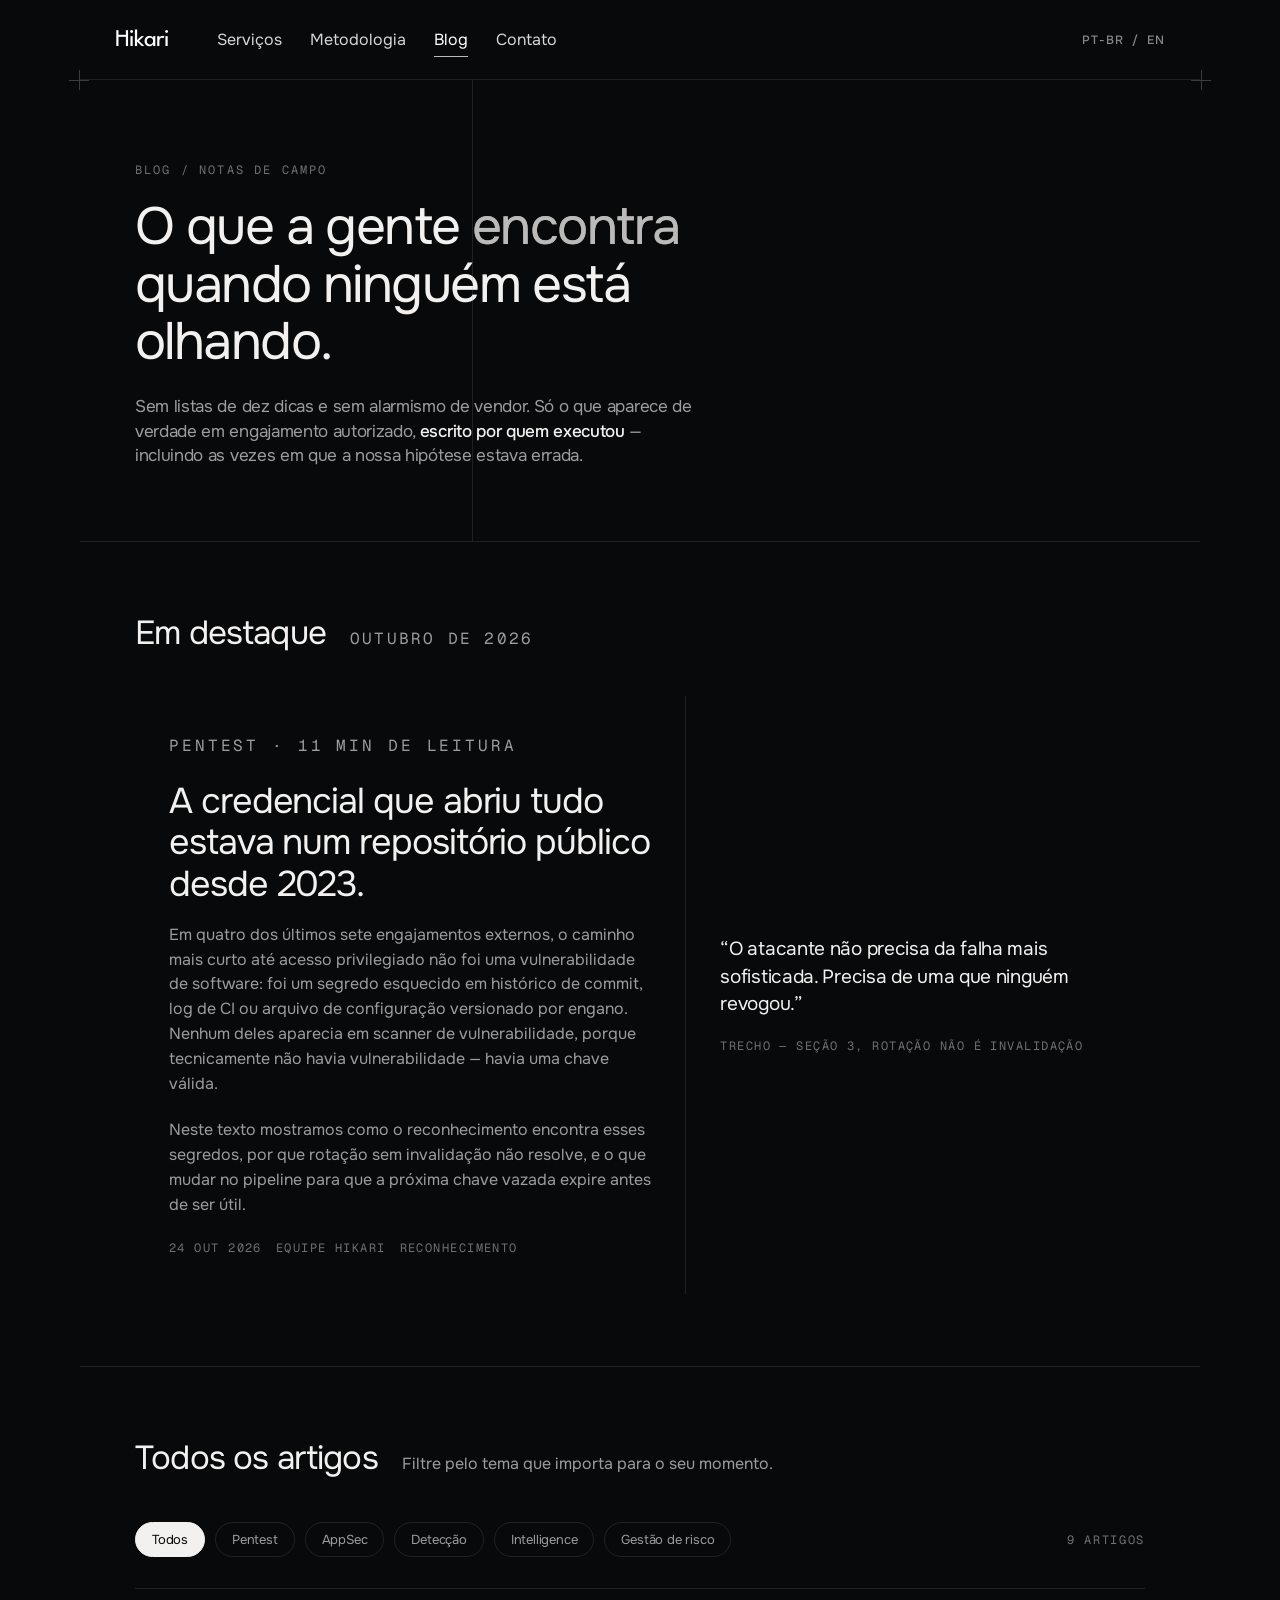
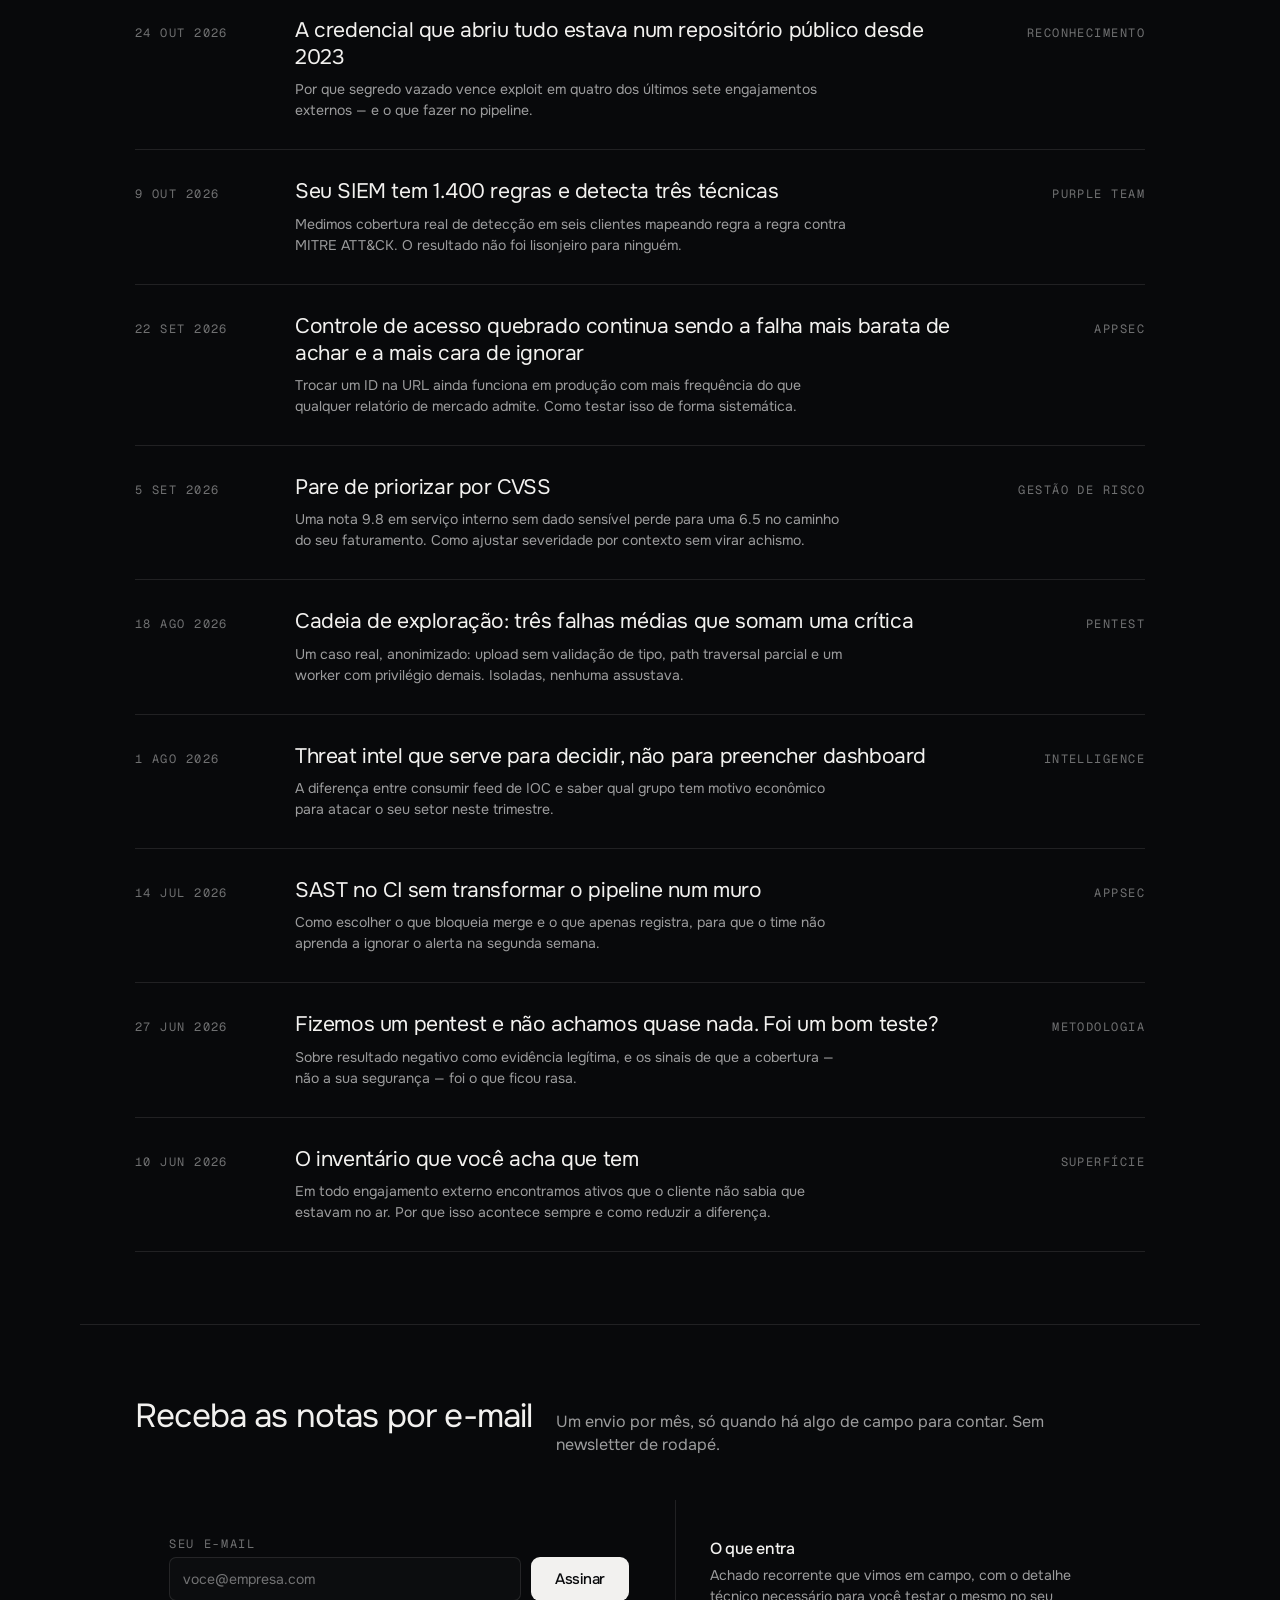
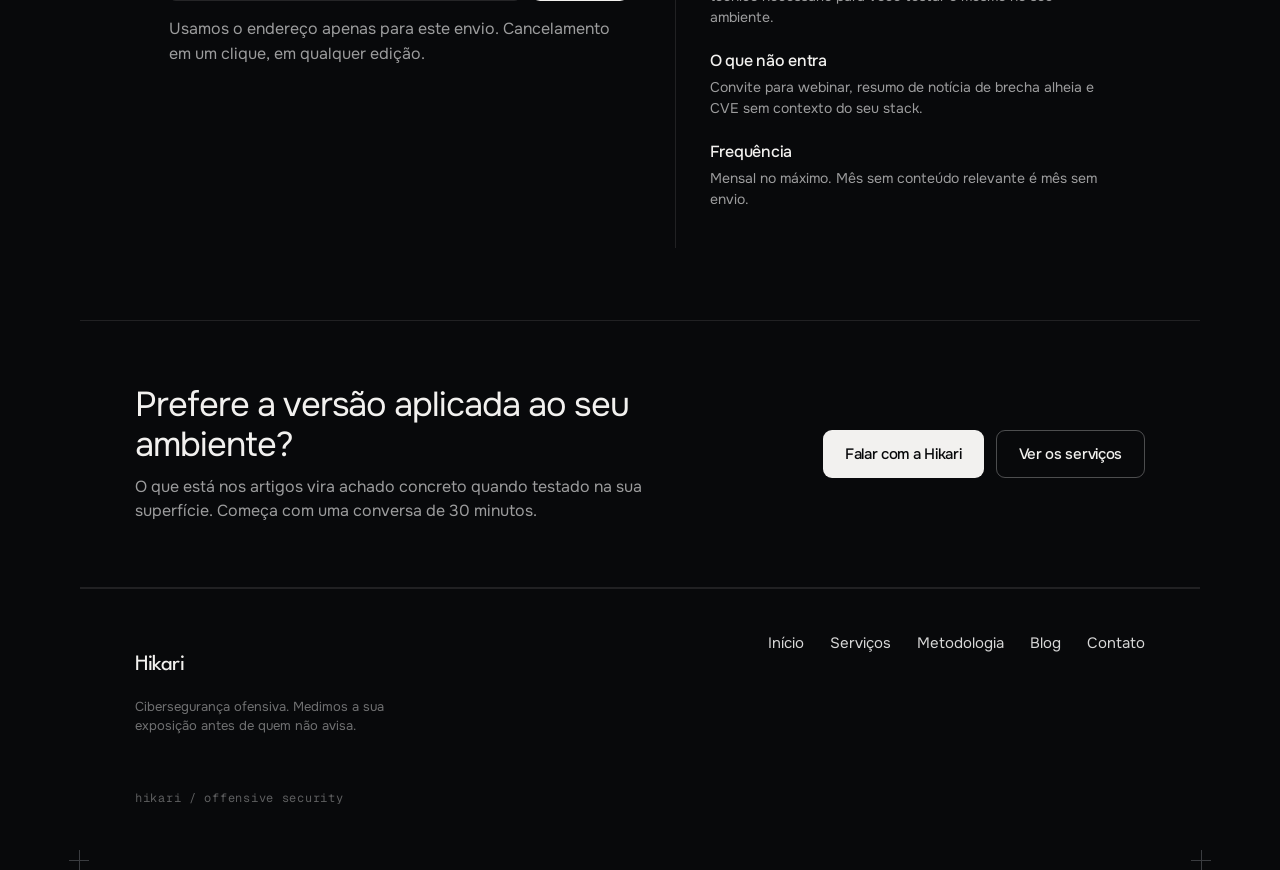
<file: blog.html>
<!doctype html>
<html lang="pt-BR">
<head>
<meta charset="utf-8">
<meta name="viewport" content="width=device-width,initial-scale=1">
<title>Blog · Hikari — notas de campo sobre segurança ofensiva</title>
<meta name="description" content="Notas de campo da Hikari: o que realmente encontramos em pentests, como medir detecção, e por que a maior parte do risco não vem da falha mais técnica.">
<link rel="stylesheet" href="./hikari-site.css">
<style>
/* Blog-only: the filter rail, the lead article block and the signup. */
.filters{display:flex;align-items:center;gap:10px;flex-wrap:wrap;padding-bottom:30px}
.filters button{background:transparent;border:1px solid var(--rule);border-radius:999px;color:var(--muted);padding:8px 16px;font-size:13px;letter-spacing:-.2px;transition:border-color .24s ease,color .24s ease,background-color .24s ease}
.filters button:hover{border-color:var(--rule-strong);color:#fff}
.filters button[aria-pressed="true"]{background:#f2f1ef;border-color:#f2f1ef;color:#08090b}
.filters .count{margin-left:auto;font:400 12px/1 Mono,monospace;letter-spacing:.14em;text-transform:uppercase;color:var(--faint)}

.lead-post{display:grid;grid-template-columns:minmax(0,1.2fr) minmax(0,1fr);gap:1px;background:var(--rule)}
.lead-post>*{background:var(--bg);padding:38px 34px;margin:0}
.lead-post h2{font-family:Onest,Arial,sans-serif;font-weight:400;font-size:clamp(26px,2.8vw,40px);line-height:1.15;letter-spacing:-.03em;margin:14px 0 18px}
.lead-post p{color:var(--muted);font-size:16px;line-height:1.55;margin:0 0 22px}
.lead-post .byline{display:flex;gap:14px;flex-wrap:wrap;font:400 12px/1.4 Mono,monospace;letter-spacing:.12em;text-transform:uppercase;color:var(--faint);margin:0}
.lead-post .pull{display:grid;align-content:center;gap:18px}
.lead-post .pull blockquote{margin:0;font-family:Onest,Arial,sans-serif;font-size:19px;line-height:1.45;letter-spacing:-.3px;color:var(--text)}
.lead-post .pull figcaption{font:400 12px/1.5 Mono,monospace;letter-spacing:.12em;text-transform:uppercase;color:var(--faint)}

.subscribe{display:grid;gap:16px;max-width:460px}
.subscribe .row{display:grid;grid-template-columns:minmax(0,1fr) auto;gap:10px;align-items:end}

@media(max-width:900px){
  .lead-post{grid-template-columns:minmax(0,1fr)}
  .lead-post>*{padding:28px 22px}
  .filters{padding-bottom:22px}
  .filters .count{margin-left:0;width:100%}
  .subscribe .row{grid-template-columns:minmax(0,1fr)}
}
</style>
</head>
<body>
<a class="skip" href="#conteudo">Pular para o conteúdo</a>

<main class="shell">
  <header class="nav" aria-label="Navegação principal">
    <a class="brand" href="./index.html">Hikari</a>
    <button class="navtoggle" type="button" aria-expanded="false" aria-controls="navlinks">Menu</button>
    <nav class="navlinks" id="navlinks" aria-label="Seções do site">
      <a href="./servicos.html">Serviços</a>
      <a href="./metodologia.html">Metodologia</a>
      <a href="./blog.html" aria-current="page">Blog</a>
      <a href="./contato.html">Contato</a>
    </nav>
    <div class="locale" aria-label="Idioma"><span aria-current="page">PT-BR</span><span aria-hidden="true">/</span><span lang="en">EN</span></div>
  </header>
  <i class="cross x1"></i><i class="cross x2"></i><i class="cross x3"></i><i class="cross x4"></i>

  <section class="pagehead" id="conteudo">
    <p class="eyebrow">Blog / notas de campo</p>
    <h1>O que a gente <span class="glitch-word" data-text="encontra">encontra</span> quando ninguém está olhando.</h1>
    <p class="lead">Sem listas de dez dicas e sem alarmismo de vendor. Só o que aparece de verdade em engajamento autorizado, <strong>escrito por quem executou</strong> — incluindo as vezes em que a nossa hipótese estava errada.</p>
  </section>

  <section class="section">
    <div class="section-head">
      <h2>Em destaque</h2>
      <p class="section-note">Outubro de 2026</p>
    </div>

    <article class="lead-post">
      <div>
        <p class="eyebrow">Pentest · 11 min de leitura</p>
        <h2>A credencial que abriu tudo estava num repositório público desde 2023.</h2>
        <p>Em quatro dos últimos sete engajamentos externos, o caminho mais curto até acesso privilegiado não foi uma vulnerabilidade de software: foi um segredo esquecido em histórico de commit, log de CI ou arquivo de configuração versionado por engano. Nenhum deles aparecia em scanner de vulnerabilidade, porque tecnicamente não havia vulnerabilidade — havia uma chave válida.</p>
        <p>Neste texto mostramos como o reconhecimento encontra esses segredos, por que rotação sem invalidação não resolve, e o que mudar no pipeline para que a próxima chave vazada expire antes de ser útil.</p>
        <p class="byline"><span>24 out 2026</span><span>Equipe Hikari</span><span>Reconhecimento</span></p>
      </div>
      <figure class="pull">
        <blockquote>“O atacante não precisa da falha mais sofisticada. Precisa de uma que ninguém revogou.”</blockquote>
        <figcaption>Trecho — seção 3, rotação não é invalidação</figcaption>
      </figure>
    </article>
  </section>

  <section class="section">
    <div class="section-head">
      <h2>Todos os artigos</h2>
      <p>Filtre pelo tema que importa para o seu momento.</p>
    </div>

    <div class="filters" role="group" aria-label="Filtrar artigos por tema">
      <button type="button" data-filter="todos" aria-pressed="true">Todos</button>
      <button type="button" data-filter="pentest" aria-pressed="false">Pentest</button>
      <button type="button" data-filter="appsec" aria-pressed="false">AppSec</button>
      <button type="button" data-filter="deteccao" aria-pressed="false">Detecção</button>
      <button type="button" data-filter="intel" aria-pressed="false">Intelligence</button>
      <button type="button" data-filter="gestao" aria-pressed="false">Gestão de risco</button>
      <p class="count" id="postCount" aria-live="polite">9 artigos</p>
    </div>

    <ul class="postlist">
      <li data-tags="pentest intel">
        <a href="#">
          <time datetime="2026-10-24">24 out 2026</time>
          <div>
            <h3>A credencial que abriu tudo estava num repositório público desde 2023</h3>
            <p>Por que segredo vazado vence exploit em quatro dos últimos sete engajamentos externos — e o que fazer no pipeline.</p>
          </div>
          <p class="tag">Reconhecimento</p>
        </a>
      </li>

      <li data-tags="deteccao">
        <a href="#">
          <time datetime="2026-10-09">9 out 2026</time>
          <div>
            <h3>Seu SIEM tem 1.400 regras e detecta três técnicas</h3>
            <p>Medimos cobertura real de detecção em seis clientes mapeando regra a regra contra MITRE ATT&amp;CK. O resultado não foi lisonjeiro para ninguém.</p>
          </div>
          <p class="tag">Purple Team</p>
        </a>
      </li>

      <li data-tags="appsec">
        <a href="#">
          <time datetime="2026-09-22">22 set 2026</time>
          <div>
            <h3>Controle de acesso quebrado continua sendo a falha mais barata de achar e a mais cara de ignorar</h3>
            <p>Trocar um ID na URL ainda funciona em produção com mais frequência do que qualquer relatório de mercado admite. Como testar isso de forma sistemática.</p>
          </div>
          <p class="tag">AppSec</p>
        </a>
      </li>

      <li data-tags="gestao">
        <a href="#">
          <time datetime="2026-09-05">5 set 2026</time>
          <div>
            <h3>Pare de priorizar por CVSS</h3>
            <p>Uma nota 9.8 em serviço interno sem dado sensível perde para uma 6.5 no caminho do seu faturamento. Como ajustar severidade por contexto sem virar achismo.</p>
          </div>
          <p class="tag">Gestão de risco</p>
        </a>
      </li>

      <li data-tags="pentest appsec">
        <a href="#">
          <time datetime="2026-08-18">18 ago 2026</time>
          <div>
            <h3>Cadeia de exploração: três falhas médias que somam uma crítica</h3>
            <p>Um caso real, anonimizado: upload sem validação de tipo, path traversal parcial e um worker com privilégio demais. Isoladas, nenhuma assustava.</p>
          </div>
          <p class="tag">Pentest</p>
        </a>
      </li>

      <li data-tags="intel">
        <a href="#">
          <time datetime="2026-08-01">1 ago 2026</time>
          <div>
            <h3>Threat intel que serve para decidir, não para preencher dashboard</h3>
            <p>A diferença entre consumir feed de IOC e saber qual grupo tem motivo econômico para atacar o seu setor neste trimestre.</p>
          </div>
          <p class="tag">Intelligence</p>
        </a>
      </li>

      <li data-tags="appsec deteccao">
        <a href="#">
          <time datetime="2026-07-14">14 jul 2026</time>
          <div>
            <h3>SAST no CI sem transformar o pipeline num muro</h3>
            <p>Como escolher o que bloqueia merge e o que apenas registra, para que o time não aprenda a ignorar o alerta na segunda semana.</p>
          </div>
          <p class="tag">AppSec</p>
        </a>
      </li>

      <li data-tags="pentest gestao">
        <a href="#">
          <time datetime="2026-06-27">27 jun 2026</time>
          <div>
            <h3>Fizemos um pentest e não achamos quase nada. Foi um bom teste?</h3>
            <p>Sobre resultado negativo como evidência legítima, e os sinais de que a cobertura — não a sua segurança — foi o que ficou rasa.</p>
          </div>
          <p class="tag">Metodologia</p>
        </a>
      </li>

      <li data-tags="deteccao gestao">
        <a href="#">
          <time datetime="2026-06-10">10 jun 2026</time>
          <div>
            <h3>O inventário que você acha que tem</h3>
            <p>Em todo engajamento externo encontramos ativos que o cliente não sabia que estavam no ar. Por que isso acontece sempre e como reduzir a diferença.</p>
          </div>
          <p class="tag">Superfície</p>
        </a>
      </li>
    </ul>
  </section>

  <section class="section">
    <div class="section-head">
      <h2>Receba as notas por e-mail</h2>
      <p>Um envio por mês, só quando há algo de campo para contar. Sem newsletter de rodapé.</p>
    </div>

    <div class="feature">
      <div>
        <form class="form subscribe" id="subForm" novalidate>
          <div class="row">
            <div class="field">
              <label for="subEmail">Seu e-mail</label>
              <input id="subEmail" name="email" type="email" placeholder="voce@empresa.com" autocomplete="email" required>
            </div>
            <button class="btn" type="submit"><span class="roll"><span>Assinar</span><span aria-hidden="true">Enter ↵</span></span></button>
          </div>
          <p class="hint">Usamos o endereço apenas para este envio. Cancelamento em um clique, em qualquer edição.</p>
          <p class="form-error" role="alert"></p>
        </form>
      </div>
      <div class="stack">
        <div>
          <h4>O que entra</h4>
          <p>Achado recorrente que vimos em campo, com o detalhe técnico necessário para você testar o mesmo no seu ambiente.</p>
        </div>
        <div>
          <h4>O que não entra</h4>
          <p>Convite para webinar, resumo de notícia de brecha alheia e CVE sem contexto do seu stack.</p>
        </div>
        <div>
          <h4>Frequência</h4>
          <p>Mensal no máximo. Mês sem conteúdo relevante é mês sem envio.</p>
        </div>
      </div>
    </div>
  </section>

  <section class="cta">
    <div>
      <h2>Prefere a versão aplicada ao seu ambiente?</h2>
      <p>O que está nos artigos vira achado concreto quando testado na sua superfície. Começa com uma conversa de 30 minutos.</p>
    </div>
    <div class="actions">
      <a class="btn" href="./contato.html"><span class="roll"><span>Falar com a Hikari</span><span aria-hidden="true">Vamos →</span></span></a>
      <a class="btn btn-ghost" href="./servicos.html">Ver os serviços</a>
    </div>
  </section>

  <footer class="foot">
    <div>
      <p class="mark">Hikari</p>
      <p>Cibersegurança ofensiva. Medimos a sua exposição antes de quem não avisa.</p>
    </div>
    <nav class="footlinks" aria-label="Rodapé">
      <a href="./index.html">Início</a>
      <a href="./servicos.html">Serviços</a>
      <a href="./metodologia.html">Metodologia</a>
      <a href="./blog.html">Blog</a>
      <a href="./contato.html">Contato</a>
    </nav>
    <p class="version">hikari / offensive security</p>
  </footer>
</main>

<div class="toast" id="toast" role="status" aria-live="polite"></div>
<script src="./hikari-site.js" defer></script>
<script src="./transition.js" defer></script>
</body>
</html>
</file>
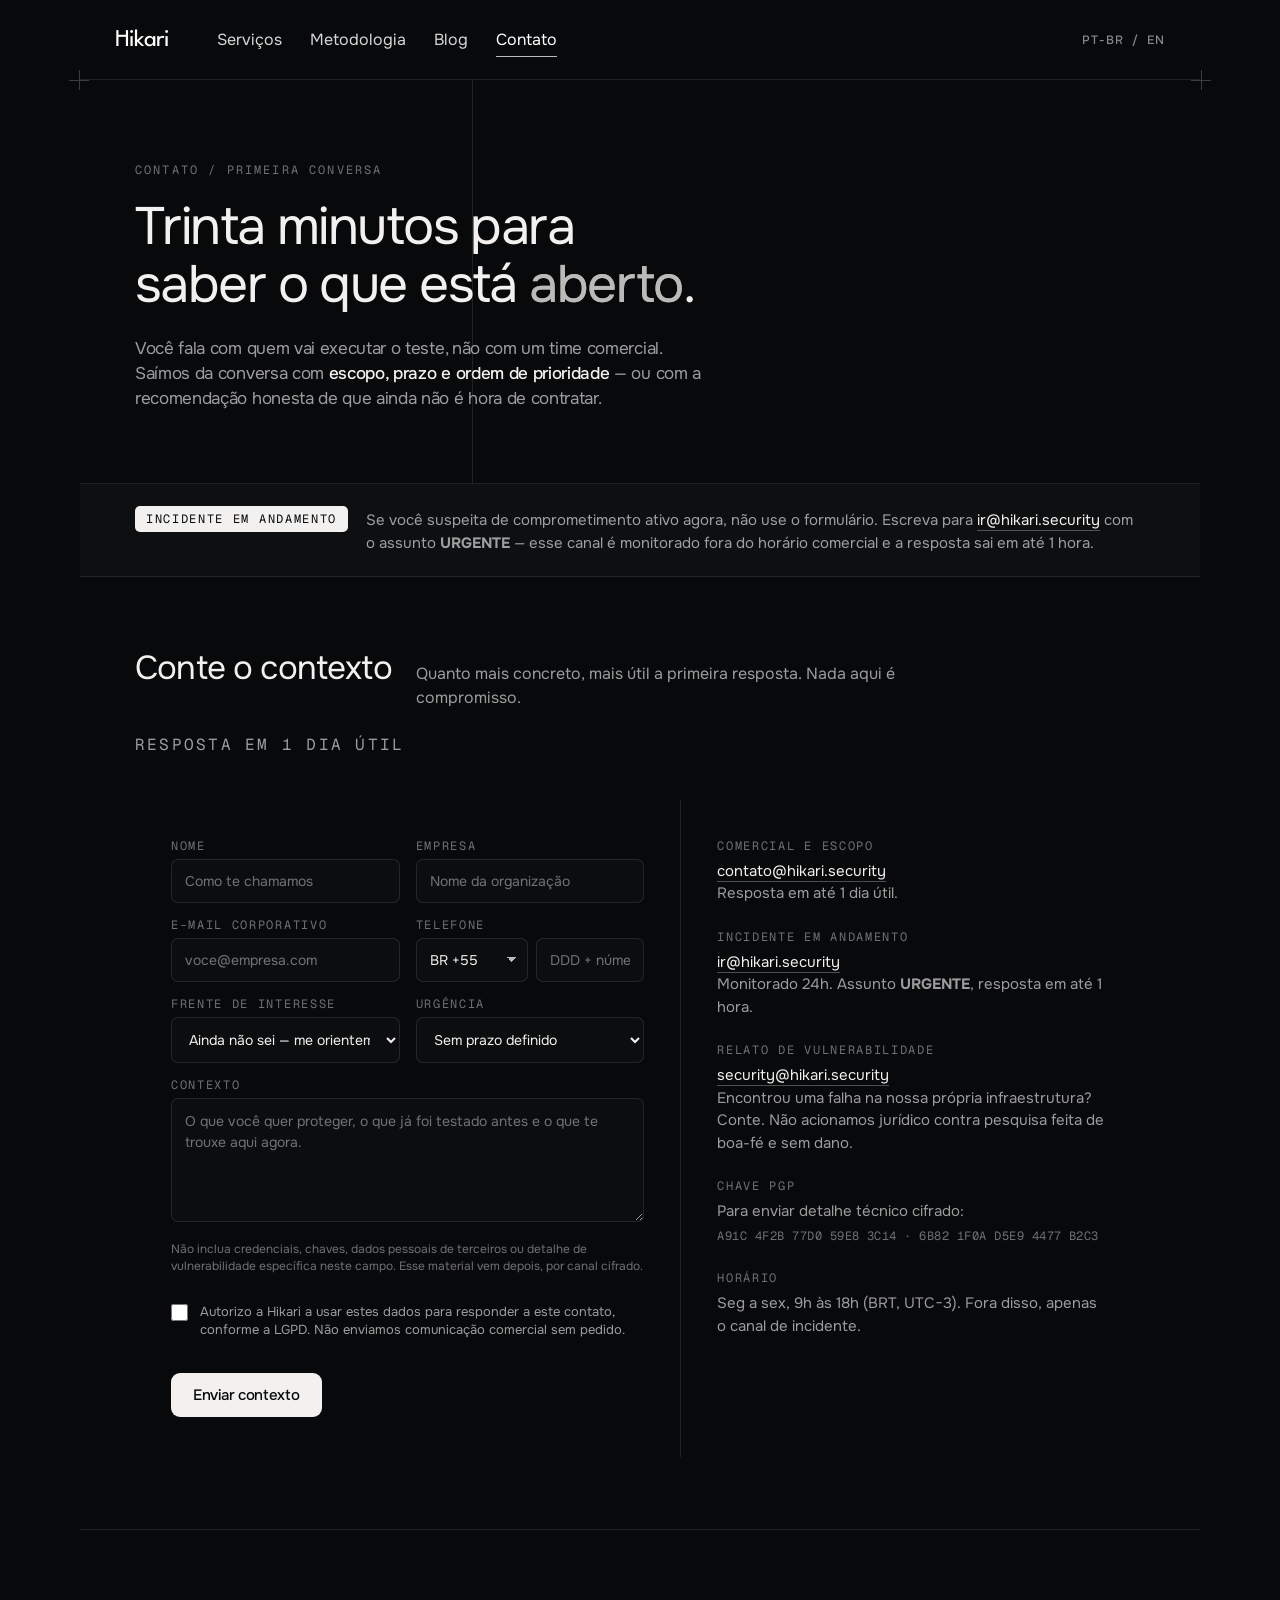
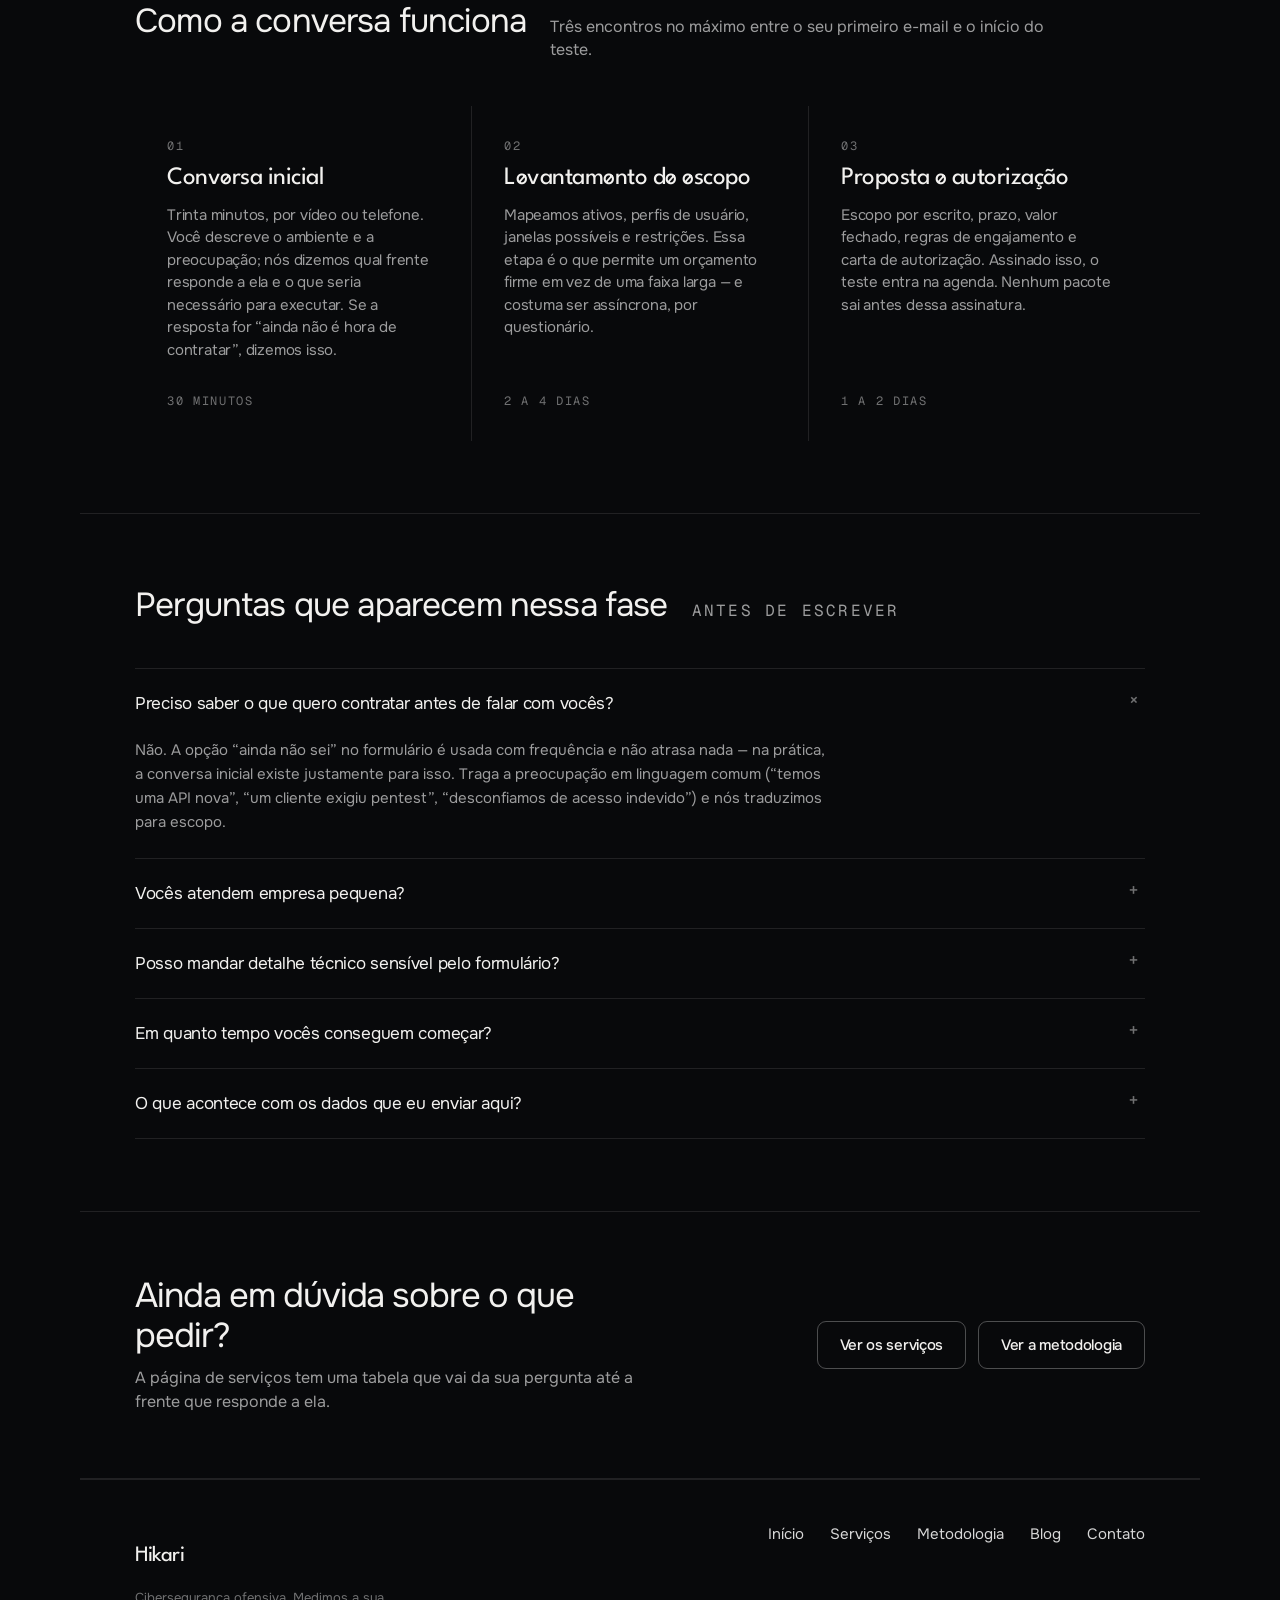
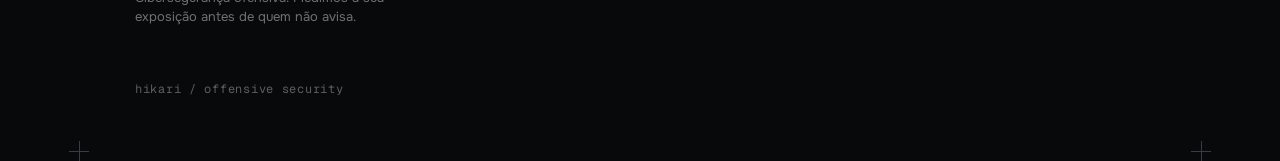
<file: contato.html>
<!doctype html>
<html lang="pt-BR">
<head>
<meta charset="utf-8">
<meta name="viewport" content="width=device-width,initial-scale=1">
<title>Contato · Hikari — fale com quem vai executar o teste</title>
<meta name="description" content="Fale com a Hikari: 30 minutos para definir escopo, prazo e prioridade. Canal separado para relato de vulnerabilidade e para suspeita de incidente em andamento.">
<link rel="stylesheet" href="./hikari-site.css">
<style>
/* Contato-only: the urgent banner and the channel column. */
.urgent{display:flex;align-items:flex-start;gap:18px;padding:22px var(--shell-pad);border-bottom:1px solid var(--rule);background:rgba(255,255,255,.025)}
.urgent .bang{font:400 12px/1 Mono,monospace;letter-spacing:.14em;text-transform:uppercase;color:#08090b;background:#f2f1ef;padding:7px 11px;border-radius:5px;flex:none;margin:0}
.urgent p{margin:0;font-size:15px;line-height:1.5;color:var(--muted);padding-top:3px}
.urgent a{color:var(--text);text-decoration:none;border-bottom:1px solid var(--rule-strong)}
.urgent a:hover{border-color:#f2f1ef}

.channel dl{margin:0;display:grid;gap:26px}
.channel dt{font:400 12px/1 Mono,monospace;letter-spacing:.14em;text-transform:uppercase;color:var(--faint);margin:0 0 8px}
.channel dd{margin:0;color:var(--muted);font-size:15px;line-height:1.5}
.channel dd a{color:var(--text);text-decoration:none;border-bottom:1px solid var(--rule-strong)}
.channel dd a:hover{border-color:#f2f1ef}
.channel .fp{display:block;font:400 12px/1.6 Mono,monospace;color:var(--faint);word-break:break-all;letter-spacing:.04em;margin-top:4px}

@media(max-width:900px){
  .urgent{flex-direction:column;gap:12px;padding:18px var(--shell-pad)}
}
</style>
</head>
<body>
<a class="skip" href="#conteudo">Pular para o conteúdo</a>

<main class="shell">
  <header class="nav" aria-label="Navegação principal">
    <a class="brand" href="./index.html">Hikari</a>
    <button class="navtoggle" type="button" aria-expanded="false" aria-controls="navlinks">Menu</button>
    <nav class="navlinks" id="navlinks" aria-label="Seções do site">
      <a href="./servicos.html">Serviços</a>
      <a href="./metodologia.html">Metodologia</a>
      <a href="./blog.html">Blog</a>
      <a href="./contato.html" aria-current="page">Contato</a>
    </nav>
    <div class="locale" aria-label="Idioma"><span aria-current="page">PT-BR</span><span aria-hidden="true">/</span><span lang="en">EN</span></div>
  </header>
  <i class="cross x1"></i><i class="cross x2"></i><i class="cross x3"></i><i class="cross x4"></i>

  <section class="pagehead" id="conteudo">
    <p class="eyebrow">Contato / primeira conversa</p>
    <h1>Trinta minutos para saber o que está <span class="nb"><span class="glitch-word" data-text="aberto">aberto</span>.</span></h1>
    <p class="lead">Você fala com quem vai executar o teste, não com um time comercial. Saímos da conversa com <strong>escopo, prazo e ordem de prioridade</strong> — ou com a recomendação honesta de que ainda não é hora de contratar.</p>
  </section>

  <div class="urgent">
    <p class="bang">Incidente em andamento</p>
    <p>Se você suspeita de comprometimento ativo agora, não use o formulário. Escreva para <a href="mailto:ir@hikari.security">ir@hikari.security</a> com o assunto <strong>URGENTE</strong> — esse canal é monitorado fora do horário comercial e a resposta sai em até 1 hora.</p>
  </div>

  <section class="section">
    <div class="section-head">
      <h2>Conte o contexto</h2>
      <p>Quanto mais concreto, mais útil a primeira resposta. Nada aqui é compromisso.</p>
      <p class="section-note">Resposta em 1 dia útil</p>
    </div>

    <div class="contact">
      <div>
        <form class="form" id="contactForm" novalidate>
          <div class="field-row">
            <div class="field">
              <label for="nome">Nome</label>
              <input id="nome" name="nome" type="text" placeholder="Como te chamamos" autocomplete="name" required>
            </div>
            <div class="field">
              <label for="empresa">Empresa</label>
              <input id="empresa" name="empresa" type="text" placeholder="Nome da organização" autocomplete="organization">
            </div>
          </div>

          <div class="field-row">
            <div class="field">
              <label for="email">E-mail corporativo</label>
              <input id="email" name="email" type="email" placeholder="voce@empresa.com" autocomplete="email" required>
            </div>
            <div class="field">
              <label for="telefone">Telefone</label>
              <div class="phone-field">
                <select id="pais" name="pais" aria-label="Código do país" required>
                  <option value="+55" selected>BR +55</option>
                  <option value="+1">US +1</option>
                  <option value="+1-ca">CA +1</option>
                  <option value="+52">MX +52</option>
                  <option value="+44">GB +44</option>
                  <option value="+351">PT +351</option>
                  <option value="+34">ES +34</option>
                  <option value="+33">FR +33</option>
                  <option value="+49">DE +49</option>
                  <option value="+39">IT +39</option>
                  <option value="+31">NL +31</option>
                  <option value="+41">CH +41</option>
                  <option value="+46">SE +46</option>
                  <option value="+47">NO +47</option>
                  <option value="+45">DK +45</option>
                  <option value="+48">PL +48</option>
                  <option value="+30">GR +30</option>
                  <option value="+7">RU +7</option>
                  <option value="+81">JP +81</option>
                  <option value="+82">KR +82</option>
                  <option value="+86">CN +86</option>
                  <option value="+91">IN +91</option>
                  <option value="+61">AU +61</option>
                  <option value="+64">NZ +64</option>
                  <option value="+27">ZA +27</option>
                  <option value="+971">AE +971</option>
                  <option value="+972">IL +972</option>
                  <option value="+234">NG +234</option>
                  <option value="+254">KE +254</option>
                  <option value="+54">AR +54</option>
                  <option value="+56">CL +56</option>
                  <option value="+57">CO +57</option>
                  <option value="+51">PE +51</option>
                </select>
                <input id="telefone" name="telefone" type="tel" placeholder="DDD + número" inputmode="numeric" autocomplete="tel-national" pattern="[0-9]{10,11}" maxlength="11" title="Digite o DDD e o número, somente números" required>
              </div>
            </div>
          </div>

          <div class="field-row">
            <div class="field">
              <label for="interesse">Frente de interesse</label>
              <select id="interesse" name="interesse">
                <option value="">Ainda não sei — me orientem</option>
                <option value="pentest">Pentest</option>
                <option value="appsec">AppSec</option>
                <option value="purple">Purple Team</option>
                <option value="hunting">Threat Hunting</option>
                <option value="intel">Threat Intelligence</option>
                <option value="florence">Florence (programa contínuo)</option>
              </select>
            </div>
            <div class="field">
              <label for="prazo">Urgência</label>
              <select id="prazo" name="prazo">
                <option value="">Sem prazo definido</option>
                <option value="30">Nas próximas 4 semanas</option>
                <option value="90">Neste trimestre</option>
                <option value="180">No semestre</option>
                <option value="exigencia">Exigência de cliente ou auditoria</option>
              </select>
            </div>
          </div>

          <div class="field">
            <label for="mensagem">Contexto</label>
            <textarea id="mensagem" name="mensagem" placeholder="O que você quer proteger, o que já foi testado antes e o que te trouxe aqui agora." required></textarea>
            <p class="hint">Não inclua credenciais, chaves, dados pessoais de terceiros ou detalhe de vulnerabilidade específica neste campo. Esse material vem depois, por canal cifrado.</p>
          </div>

          <label class="consent">
            <input type="checkbox" name="consentimento" value="sim" required>
            <span>Autorizo a Hikari a usar estes dados para responder a este contato, conforme a LGPD. Não enviamos comunicação comercial sem pedido.</span>
          </label>

          <p class="form-error" role="alert"></p>

          <div>
            <button class="btn" type="submit"><span class="roll"><span>Enviar contexto</span><span aria-hidden="true">Enter ↵</span></span></button>
          </div>
        </form>
      </div>

      <aside class="channel" aria-label="Outros canais">
        <dl>
          <div>
            <dt>Comercial e escopo</dt>
            <dd><a href="mailto:contato@hikari.security">contato@hikari.security</a><br>Resposta em até 1 dia útil.</dd>
          </div>
          <div>
            <dt>Incidente em andamento</dt>
            <dd><a href="mailto:ir@hikari.security">ir@hikari.security</a><br>Monitorado 24h. Assunto <strong>URGENTE</strong>, resposta em até 1 hora.</dd>
          </div>
          <div>
            <dt>Relato de vulnerabilidade</dt>
            <dd><a href="mailto:security@hikari.security">security@hikari.security</a><br>Encontrou uma falha na nossa própria infraestrutura? Conte. Não acionamos jurídico contra pesquisa feita de boa-fé e sem dano.</dd>
          </div>
          <div>
            <dt>Chave PGP</dt>
            <dd>Para enviar detalhe técnico cifrado:<span class="fp">A91C 4F2B 77D0 59E8 3C14 · 6B82 1F0A D5E9 4477 B2C3</span></dd>
          </div>
          <div>
            <dt>Horário</dt>
            <dd>Seg a sex, 9h às 18h (BRT, UTC−3). Fora disso, apenas o canal de incidente.</dd>
          </div>
        </dl>
      </aside>
    </div>
  </section>

  <section class="section">
    <div class="section-head">
      <h2>Como a conversa funciona</h2>
      <p>Três encontros no máximo entre o seu primeiro e-mail e o início do teste.</p>
    </div>

    <div class="grid grid-3">
      <article class="card">
        <p class="idx">01</p>
        <h3>Conversa inicial</h3>
        <p>Trinta minutos, por vídeo ou telefone. Você descreve o ambiente e a preocupação; nós dizemos qual frente responde a ela e o que seria necessário para executar. Se a resposta for “ainda não é hora de contratar”, dizemos isso.</p>
        <p class="tail">30 minutos</p>
      </article>

      <article class="card">
        <p class="idx">02</p>
        <h3>Levantamento de escopo</h3>
        <p>Mapeamos ativos, perfis de usuário, janelas possíveis e restrições. Essa etapa é o que permite um orçamento firme em vez de uma faixa larga — e costuma ser assíncrona, por questionário.</p>
        <p class="tail">2 a 4 dias</p>
      </article>

      <article class="card">
        <p class="idx">03</p>
        <h3>Proposta e autorização</h3>
        <p>Escopo por escrito, prazo, valor fechado, regras de engajamento e carta de autorização. Assinado isso, o teste entra na agenda. Nenhum pacote sai antes dessa assinatura.</p>
        <p class="tail">1 a 2 dias</p>
      </article>
    </div>
  </section>

  <section class="section">
    <div class="section-head">
      <h2>Perguntas que aparecem nessa fase</h2>
      <p class="section-note">Antes de escrever</p>
    </div>

    <div class="faq">
      <details open>
        <summary>Preciso saber o que quero contratar antes de falar com vocês?</summary>
        <p>Não. A opção “ainda não sei” no formulário é usada com frequência e não atrasa nada — na prática, a conversa inicial existe justamente para isso. Traga a preocupação em linguagem comum (“temos uma API nova”, “um cliente exigiu pentest”, “desconfiamos de acesso indevido”) e nós traduzimos para escopo.</p>
      </details>
      <details>
        <summary>Vocês atendem empresa pequena?</summary>
        <p>Sim, e com frequência. Escopo pequeno custa proporcionalmente menos; o que não fazemos é reduzir cobertura escondido para caber num orçamento. Se o valor não fecha, dizemos qual parte do escopo cortar e qual risco isso deixa em aberto, para você decidir com informação.</p>
      </details>
      <details>
        <summary>Posso mandar detalhe técnico sensível pelo formulário?</summary>
        <p>Prefira não. O formulário trafega por HTTPS, mas o conteúdo chega a uma caixa de e-mail comum. Para arquitetura detalhada, resultado de teste anterior ou detalhe de vulnerabilidade, pedimos o envio por canal cifrado após o primeiro contato — ou use a chave PGP listada acima.</p>
      </details>
      <details>
        <summary>Em quanto tempo vocês conseguem começar?</summary>
        <p>A agenda costuma abrir em 2 a 4 semanas a partir da assinatura. Para suspeita de incidente ativo, a resposta é imediata e não entra nessa fila — use o canal de incidente.</p>
      </details>
      <details>
        <summary>O que acontece com os dados que eu enviar aqui?</summary>
        <p>São usados apenas para responder a este contato e ficam retidos por 12 meses, salvo contrato assinado. Você pode pedir acesso, correção ou exclusão a qualquer momento escrevendo para <a href="mailto:privacidade@hikari.security">privacidade@hikari.security</a>. Não compartilhamos com terceiros nem alimentamos lista de marketing.</p>
      </details>
    </div>
  </section>

  <section class="cta">
    <div>
      <h2>Ainda em dúvida sobre o que pedir?</h2>
      <p>A página de serviços tem uma tabela que vai da sua pergunta até a frente que responde a ela.</p>
    </div>
    <div class="actions">
      <a class="btn btn-ghost" href="./servicos.html">Ver os serviços</a>
      <a class="btn btn-ghost" href="./metodologia.html">Ver a metodologia</a>
    </div>
  </section>

  <footer class="foot">
    <div>
      <p class="mark">Hikari</p>
      <p>Cibersegurança ofensiva. Medimos a sua exposição antes de quem não avisa.</p>
    </div>
    <nav class="footlinks" aria-label="Rodapé">
      <a href="./index.html">Início</a>
      <a href="./servicos.html">Serviços</a>
      <a href="./metodologia.html">Metodologia</a>
      <a href="./blog.html">Blog</a>
      <a href="./contato.html">Contato</a>
    </nav>
    <p class="version">hikari / offensive security</p>
  </footer>
</main>

<div class="toast" id="toast" role="status" aria-live="polite"></div>
<script src="./hikari-site.js" defer></script>
<script src="./transition.js" defer></script>
</body>
</html>
</file>
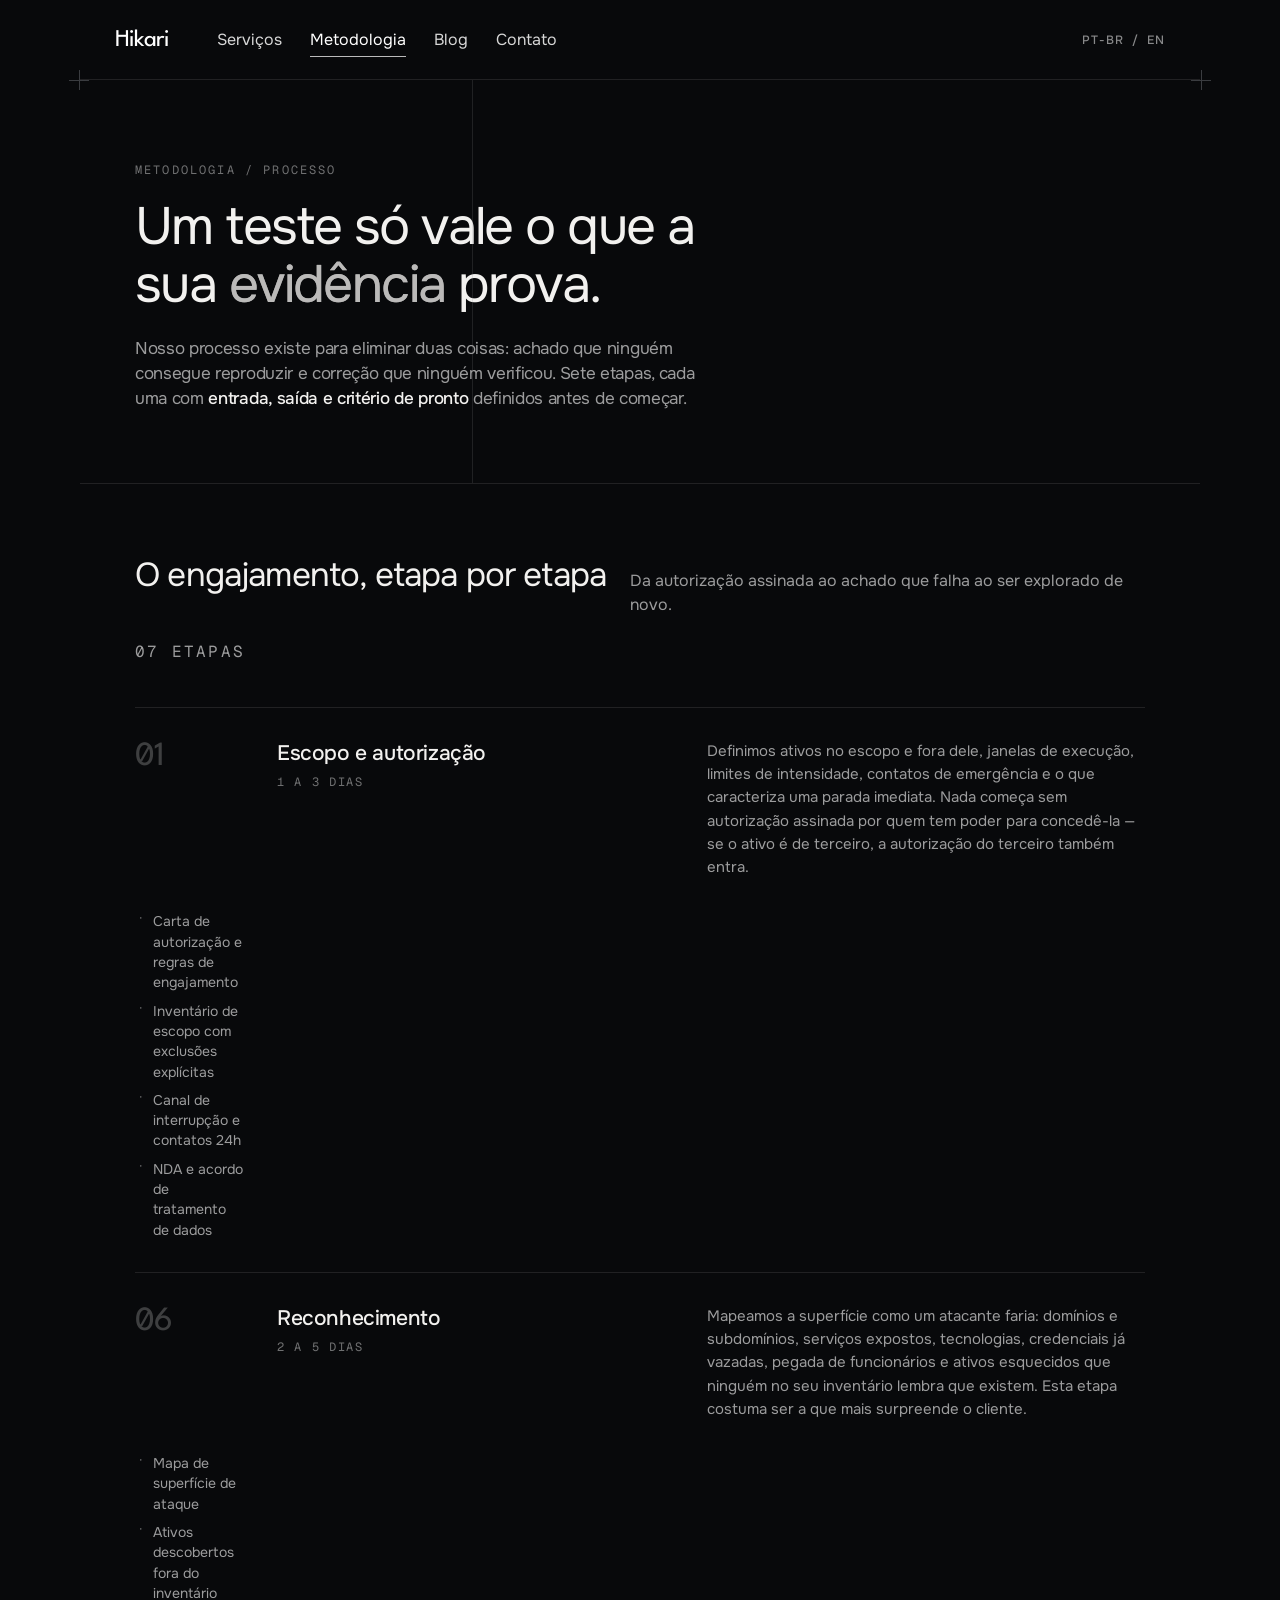
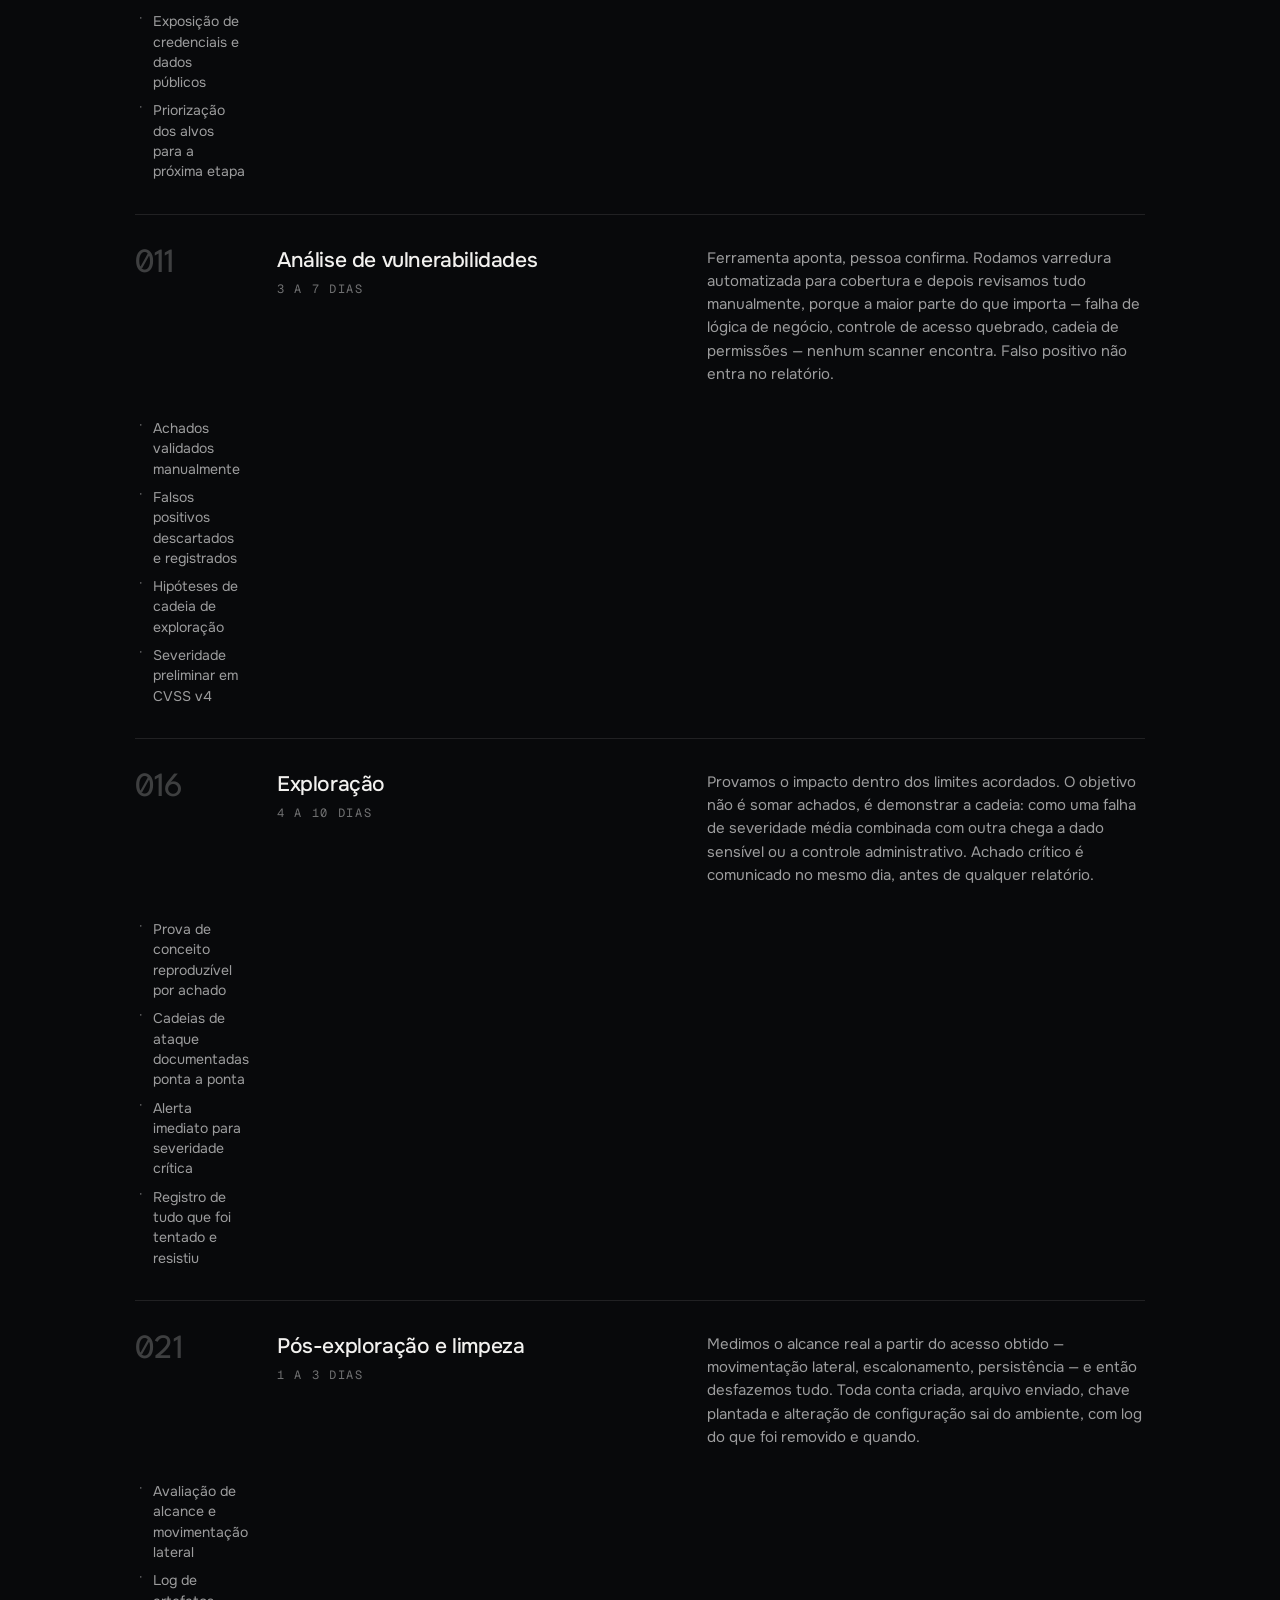
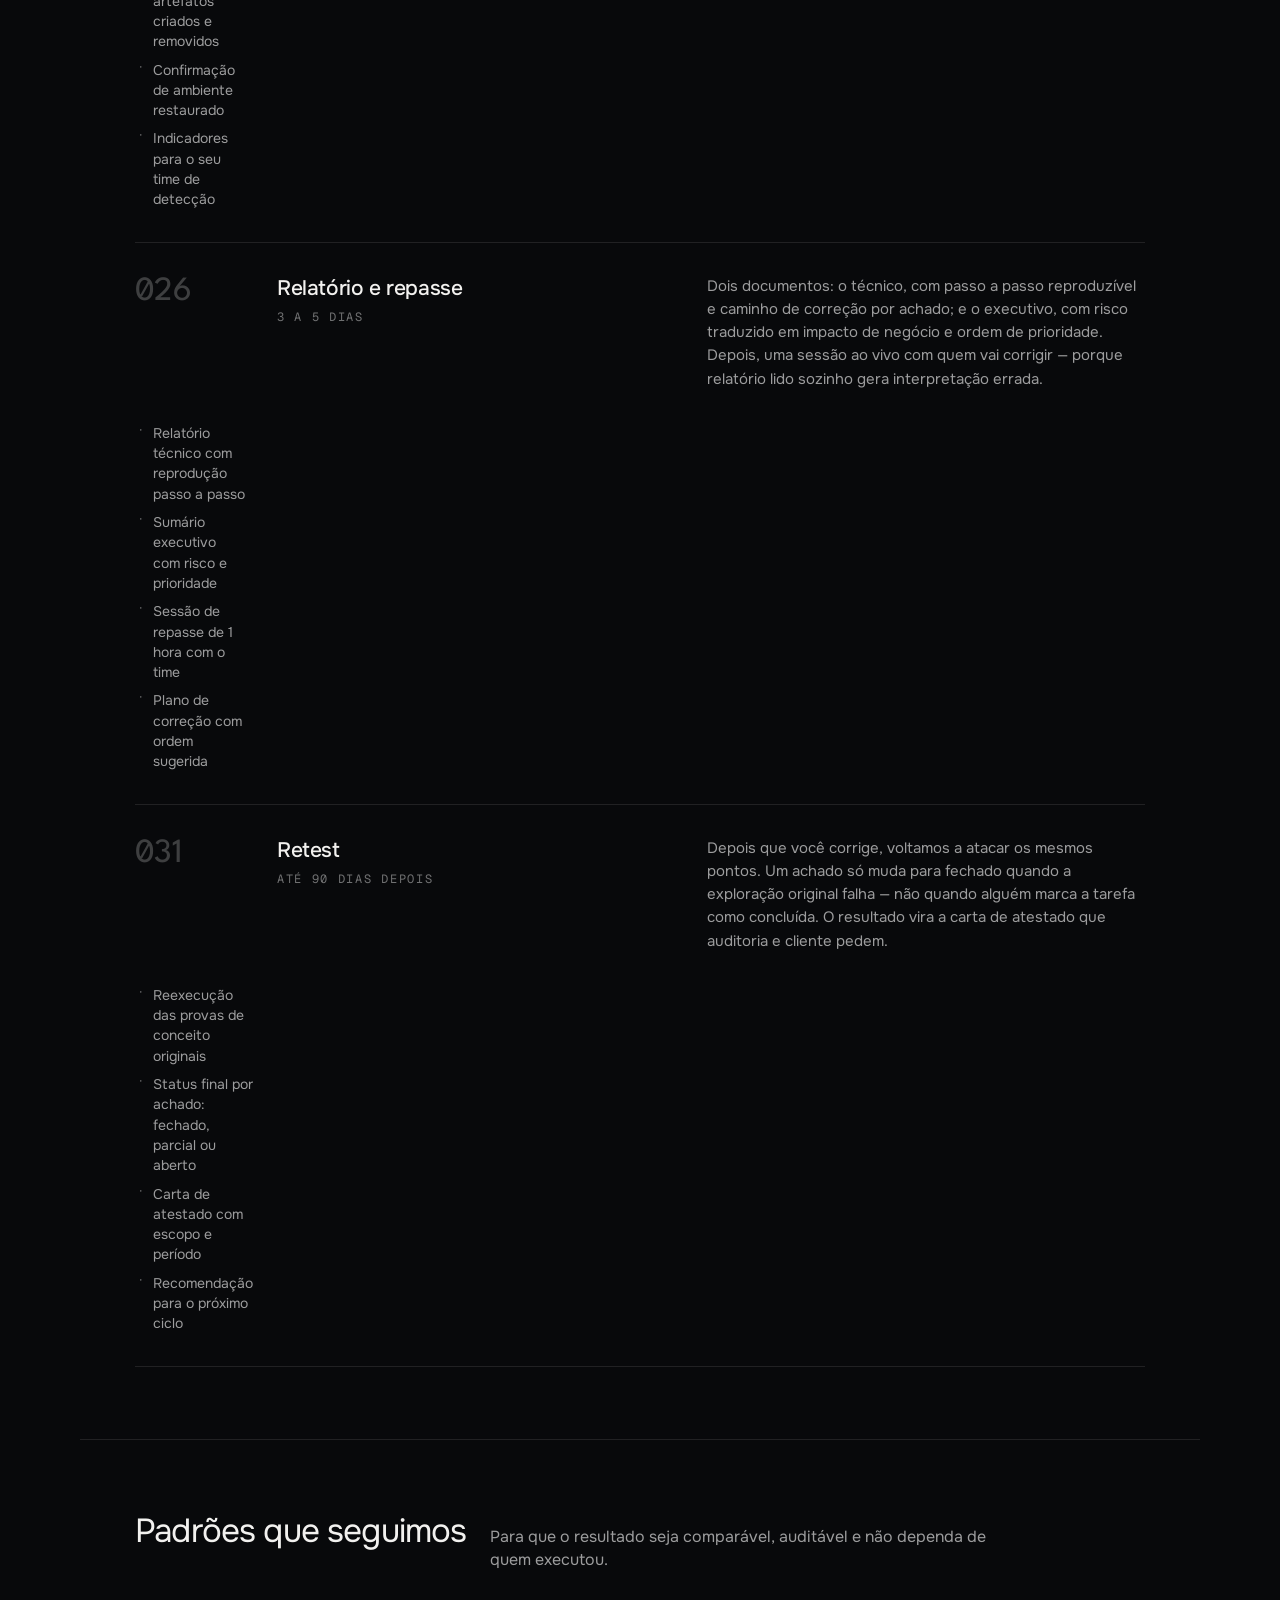
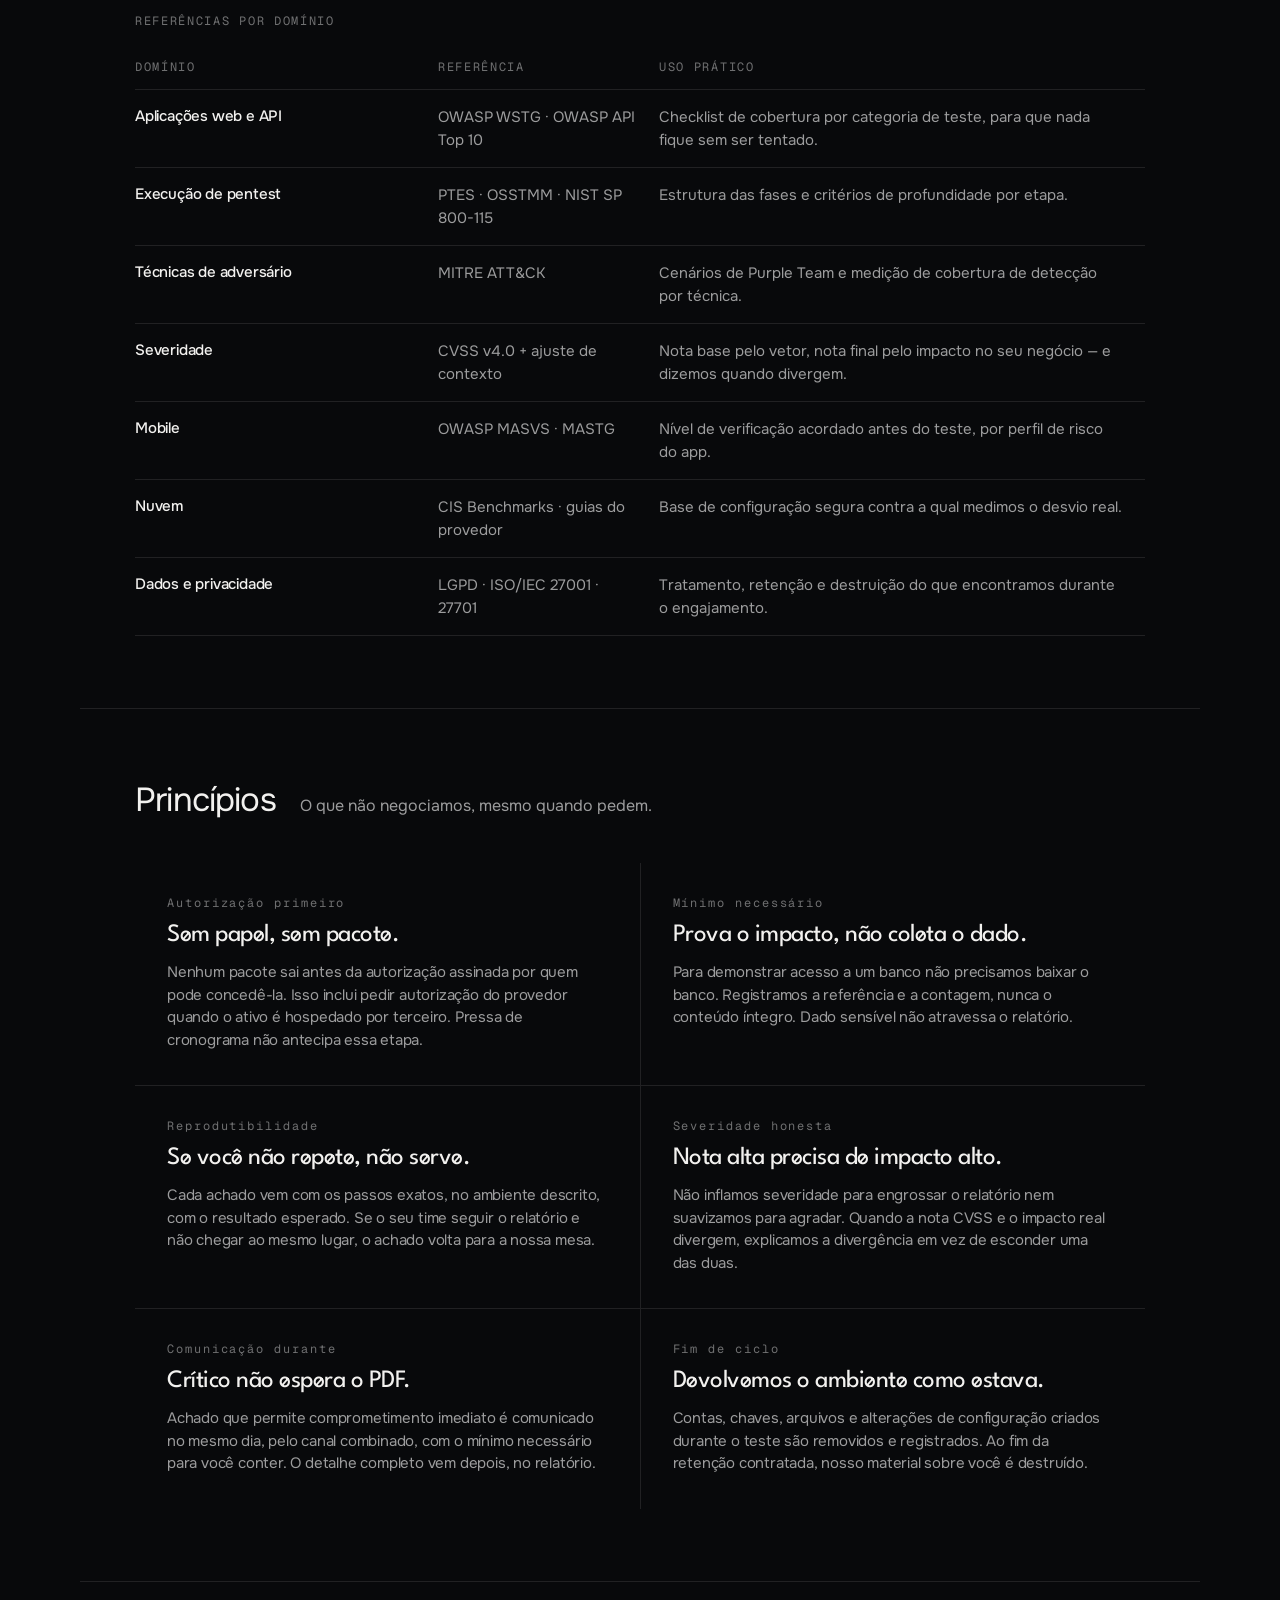
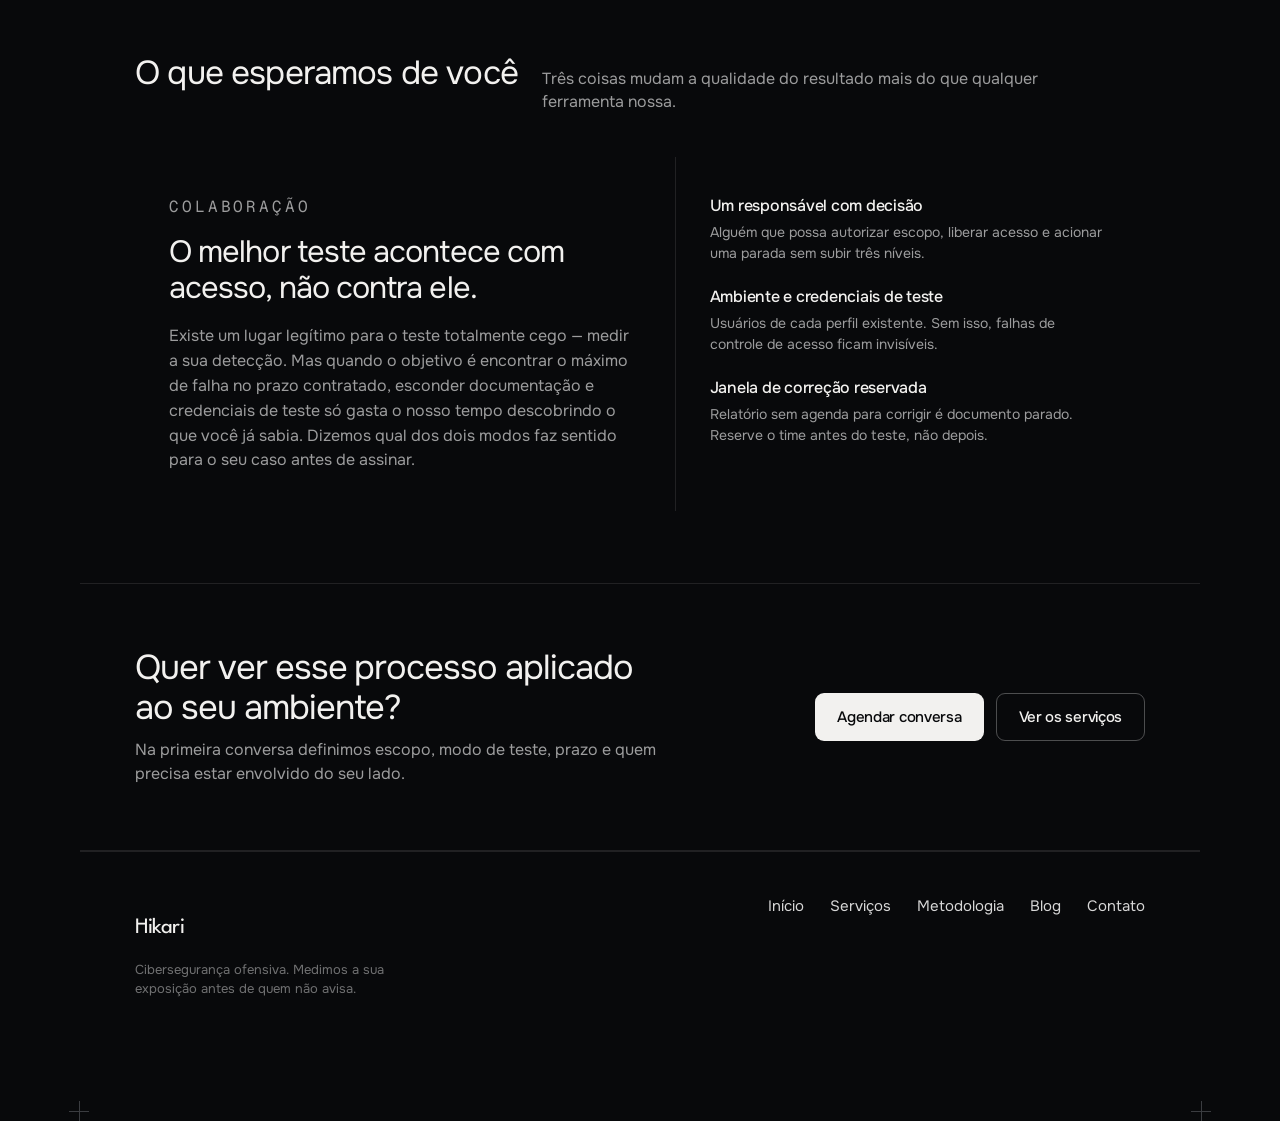
<file: metodologia.html>
<!doctype html>
<html lang="pt-BR">
<head>
<meta charset="utf-8">
<meta name="viewport" content="width=device-width,initial-scale=1">
<title>Metodologia · Hikari — como um teste da Hikari acontece</title>
<meta name="description" content="As sete etapas de um engajamento Hikari: escopo autorizado, reconhecimento, exploração, pós-exploração, relatório, repasse e retest. Com os padrões e limites que seguimos.">
<link rel="stylesheet" href="./hikari-site.css">
</head>
<body>
<a class="skip" href="#conteudo">Pular para o conteúdo</a>

<main class="shell">
  <header class="nav" aria-label="Navegação principal">
    <a class="brand" href="./index.html">Hikari</a>
    <button class="navtoggle" type="button" aria-expanded="false" aria-controls="navlinks">Menu</button>
    <nav class="navlinks" id="navlinks" aria-label="Seções do site">
      <a href="./servicos.html">Serviços</a>
      <a href="./metodologia.html" aria-current="page">Metodologia</a>
      <a href="./blog.html">Blog</a>
      <a href="./contato.html">Contato</a>
    </nav>
    <div class="locale" aria-label="Idioma"><span aria-current="page">PT-BR</span><span aria-hidden="true">/</span><span lang="en">EN</span></div>
  </header>
  <i class="cross x1"></i><i class="cross x2"></i><i class="cross x3"></i><i class="cross x4"></i>

  <section class="pagehead" id="conteudo">
    <p class="eyebrow">Metodologia / processo</p>
    <h1>Um teste só vale o que a sua <span class="glitch-word" data-text="evidência">evidência</span> prova.</h1>
    <p class="lead">Nosso processo existe para eliminar duas coisas: achado que ninguém consegue reproduzir e correção que ninguém verificou. Sete etapas, cada uma com <strong>entrada, saída e critério de pronto</strong> definidos antes de começar.</p>
  </section>

  <section class="section">
    <div class="section-head">
      <h2>O engajamento, etapa por etapa</h2>
      <p>Da autorização assinada ao achado que falha ao ser explorado de novo.</p>
      <p class="section-note">07 etapas</p>
    </div>

    <ol class="steps">
      <li>
        <div>
          <h3>Escopo e autorização</h3>
          <p class="meta">1 a 3 dias</p>
        </div>
        <p>Definimos ativos no escopo e fora dele, janelas de execução, limites de intensidade, contatos de emergência e o que caracteriza uma parada imediata. Nada começa sem autorização assinada por quem tem poder para concedê-la — se o ativo é de terceiro, a autorização do terceiro também entra.</p>
        <ul class="deliver">
          <li>Carta de autorização e regras de engajamento</li>
          <li>Inventário de escopo com exclusões explícitas</li>
          <li>Canal de interrupção e contatos 24h</li>
          <li>NDA e acordo de tratamento de dados</li>
        </ul>
      </li>

      <li>
        <div>
          <h3>Reconhecimento</h3>
          <p class="meta">2 a 5 dias</p>
        </div>
        <p>Mapeamos a superfície como um atacante faria: domínios e subdomínios, serviços expostos, tecnologias, credenciais já vazadas, pegada de funcionários e ativos esquecidos que ninguém no seu inventário lembra que existem. Esta etapa costuma ser a que mais surpreende o cliente.</p>
        <ul class="deliver">
          <li>Mapa de superfície de ataque</li>
          <li>Ativos descobertos fora do inventário</li>
          <li>Exposição de credenciais e dados públicos</li>
          <li>Priorização dos alvos para a próxima etapa</li>
        </ul>
      </li>

      <li>
        <div>
          <h3>Análise de vulnerabilidades</h3>
          <p class="meta">3 a 7 dias</p>
        </div>
        <p>Ferramenta aponta, pessoa confirma. Rodamos varredura automatizada para cobertura e depois revisamos tudo manualmente, porque a maior parte do que importa — falha de lógica de negócio, controle de acesso quebrado, cadeia de permissões — nenhum scanner encontra. Falso positivo não entra no relatório.</p>
        <ul class="deliver">
          <li>Achados validados manualmente</li>
          <li>Falsos positivos descartados e registrados</li>
          <li>Hipóteses de cadeia de exploração</li>
          <li>Severidade preliminar em CVSS v4</li>
        </ul>
      </li>

      <li>
        <div>
          <h3>Exploração</h3>
          <p class="meta">4 a 10 dias</p>
        </div>
        <p>Provamos o impacto dentro dos limites acordados. O objetivo não é somar achados, é demonstrar a cadeia: como uma falha de severidade média combinada com outra chega a dado sensível ou a controle administrativo. Achado crítico é comunicado no mesmo dia, antes de qualquer relatório.</p>
        <ul class="deliver">
          <li>Prova de conceito reproduzível por achado</li>
          <li>Cadeias de ataque documentadas ponta a ponta</li>
          <li>Alerta imediato para severidade crítica</li>
          <li>Registro de tudo que foi tentado e resistiu</li>
        </ul>
      </li>

      <li>
        <div>
          <h3>Pós-exploração e limpeza</h3>
          <p class="meta">1 a 3 dias</p>
        </div>
        <p>Medimos o alcance real a partir do acesso obtido — movimentação lateral, escalonamento, persistência — e então desfazemos tudo. Toda conta criada, arquivo enviado, chave plantada e alteração de configuração sai do ambiente, com log do que foi removido e quando.</p>
        <ul class="deliver">
          <li>Avaliação de alcance e movimentação lateral</li>
          <li>Log de artefatos criados e removidos</li>
          <li>Confirmação de ambiente restaurado</li>
          <li>Indicadores para o seu time de detecção</li>
        </ul>
      </li>

      <li>
        <div>
          <h3>Relatório e repasse</h3>
          <p class="meta">3 a 5 dias</p>
        </div>
        <p>Dois documentos: o técnico, com passo a passo reproduzível e caminho de correção por achado; e o executivo, com risco traduzido em impacto de negócio e ordem de prioridade. Depois, uma sessão ao vivo com quem vai corrigir — porque relatório lido sozinho gera interpretação errada.</p>
        <ul class="deliver">
          <li>Relatório técnico com reprodução passo a passo</li>
          <li>Sumário executivo com risco e prioridade</li>
          <li>Sessão de repasse de 1 hora com o time</li>
          <li>Plano de correção com ordem sugerida</li>
        </ul>
      </li>

      <li>
        <div>
          <h3>Retest</h3>
          <p class="meta">Até 90 dias depois</p>
        </div>
        <p>Depois que você corrige, voltamos a atacar os mesmos pontos. Um achado só muda para fechado quando a exploração original falha — não quando alguém marca a tarefa como concluída. O resultado vira a carta de atestado que auditoria e cliente pedem.</p>
        <ul class="deliver">
          <li>Reexecução das provas de conceito originais</li>
          <li>Status final por achado: fechado, parcial ou aberto</li>
          <li>Carta de atestado com escopo e período</li>
          <li>Recomendação para o próximo ciclo</li>
        </ul>
      </li>
    </ol>
  </section>

  <section class="section">
    <div class="section-head">
      <h2>Padrões que seguimos</h2>
      <p>Para que o resultado seja comparável, auditável e não dependa de quem executou.</p>
    </div>

    <table class="spec">
      <caption>Referências por domínio</caption>
      <thead>
        <tr><th scope="col">Domínio</th><th scope="col">Referência</th><th scope="col">Uso prático</th></tr>
      </thead>
      <tbody>
        <tr>
          <th scope="row">Aplicações web e API</th>
          <td>OWASP WSTG · OWASP API Top 10</td>
          <td>Checklist de cobertura por categoria de teste, para que nada fique sem ser tentado.</td>
        </tr>
        <tr>
          <th scope="row">Execução de pentest</th>
          <td>PTES · OSSTMM · NIST SP 800-115</td>
          <td>Estrutura das fases e critérios de profundidade por etapa.</td>
        </tr>
        <tr>
          <th scope="row">Técnicas de adversário</th>
          <td>MITRE ATT&amp;CK</td>
          <td>Cenários de Purple Team e medição de cobertura de detecção por técnica.</td>
        </tr>
        <tr>
          <th scope="row">Severidade</th>
          <td>CVSS v4.0 + ajuste de contexto</td>
          <td>Nota base pelo vetor, nota final pelo impacto no seu negócio — e dizemos quando divergem.</td>
        </tr>
        <tr>
          <th scope="row">Mobile</th>
          <td>OWASP MASVS · MASTG</td>
          <td>Nível de verificação acordado antes do teste, por perfil de risco do app.</td>
        </tr>
        <tr>
          <th scope="row">Nuvem</th>
          <td>CIS Benchmarks · guias do provedor</td>
          <td>Base de configuração segura contra a qual medimos o desvio real.</td>
        </tr>
        <tr>
          <th scope="row">Dados e privacidade</th>
          <td>LGPD · ISO/IEC 27001 · 27701</td>
          <td>Tratamento, retenção e destruição do que encontramos durante o engajamento.</td>
        </tr>
      </tbody>
    </table>
  </section>

  <section class="section">
    <div class="section-head">
      <h2>Princípios</h2>
      <p>O que não negociamos, mesmo quando pedem.</p>
    </div>

    <div class="grid grid-2">
      <article class="card">
        <p class="idx">Autorização primeiro</p>
        <h3>Sem papel, sem pacote.</h3>
        <p>Nenhum pacote sai antes da autorização assinada por quem pode concedê-la. Isso inclui pedir autorização do provedor quando o ativo é hospedado por terceiro. Pressa de cronograma não antecipa essa etapa.</p>
      </article>

      <article class="card">
        <p class="idx">Mínimo necessário</p>
        <h3>Prova o impacto, não coleta o dado.</h3>
        <p>Para demonstrar acesso a um banco não precisamos baixar o banco. Registramos a referência e a contagem, nunca o conteúdo íntegro. Dado sensível não atravessa o relatório.</p>
      </article>

      <article class="card">
        <p class="idx">Reprodutibilidade</p>
        <h3>Se você não repete, não serve.</h3>
        <p>Cada achado vem com os passos exatos, no ambiente descrito, com o resultado esperado. Se o seu time seguir o relatório e não chegar ao mesmo lugar, o achado volta para a nossa mesa.</p>
      </article>

      <article class="card">
        <p class="idx">Severidade honesta</p>
        <h3>Nota alta precisa de impacto alto.</h3>
        <p>Não inflamos severidade para engrossar o relatório nem suavizamos para agradar. Quando a nota CVSS e o impacto real divergem, explicamos a divergência em vez de esconder uma das duas.</p>
      </article>

      <article class="card">
        <p class="idx">Comunicação durante</p>
        <h3>Crítico não espera o PDF.</h3>
        <p>Achado que permite comprometimento imediato é comunicado no mesmo dia, pelo canal combinado, com o mínimo necessário para você conter. O detalhe completo vem depois, no relatório.</p>
      </article>

      <article class="card">
        <p class="idx">Fim de ciclo</p>
        <h3>Devolvemos o ambiente como estava.</h3>
        <p>Contas, chaves, arquivos e alterações de configuração criados durante o teste são removidos e registrados. Ao fim da retenção contratada, nosso material sobre você é destruído.</p>
      </article>
    </div>
  </section>

  <section class="section">
    <div class="section-head">
      <h2>O que esperamos de você</h2>
      <p>Três coisas mudam a qualidade do resultado mais do que qualquer ferramenta nossa.</p>
    </div>

    <div class="feature">
      <div>
        <p class="eyebrow">Colaboração</p>
        <h3>O melhor teste acontece com acesso, não contra ele.</h3>
        <p>Existe um lugar legítimo para o teste totalmente cego — medir a sua detecção. Mas quando o objetivo é encontrar o máximo de falha no prazo contratado, esconder documentação e credenciais de teste só gasta o nosso tempo descobrindo o que você já sabia. Dizemos qual dos dois modos faz sentido para o seu caso antes de assinar.</p>
      </div>
      <div class="stack">
        <div>
          <h4>Um responsável com decisão</h4>
          <p>Alguém que possa autorizar escopo, liberar acesso e acionar uma parada sem subir três níveis.</p>
        </div>
        <div>
          <h4>Ambiente e credenciais de teste</h4>
          <p>Usuários de cada perfil existente. Sem isso, falhas de controle de acesso ficam invisíveis.</p>
        </div>
        <div>
          <h4>Janela de correção reservada</h4>
          <p>Relatório sem agenda para corrigir é documento parado. Reserve o time antes do teste, não depois.</p>
        </div>
      </div>
    </div>
  </section>

  <section class="cta">
    <div>
      <h2>Quer ver esse processo aplicado ao seu ambiente?</h2>
      <p>Na primeira conversa definimos escopo, modo de teste, prazo e quem precisa estar envolvido do seu lado.</p>
    </div>
    <div class="actions">
      <a class="btn" href="./contato.html"><span class="roll"><span>Agendar conversa</span><span aria-hidden="true">Vamos →</span></span></a>
      <a class="btn btn-ghost" href="./servicos.html">Ver os serviços</a>
    </div>
  </section>

  <footer class="foot">
    <div>
      <p class="mark">Hikari</p>
      <p>Cibersegurança ofensiva. Medimos a sua exposição antes de quem não avisa.</p>
    </div>
    <nav class="footlinks" aria-label="Rodapé">
      <a href="./index.html">Início</a>
      <a href="./servicos.html">Serviços</a>
      <a href="./metodologia.html">Metodologia</a>
      <a href="./blog.html">Blog</a>
      <a href="./contato.html">Contato</a>
    </nav>
    <p class="version"></p>
  </footer>
</main>

<div class="toast" id="toast" role="status" aria-live="polite"></div>
<script src="./hikari-site.js" defer></script>
<script src="./transition.js" defer></script>
</body>
</html>
</file>
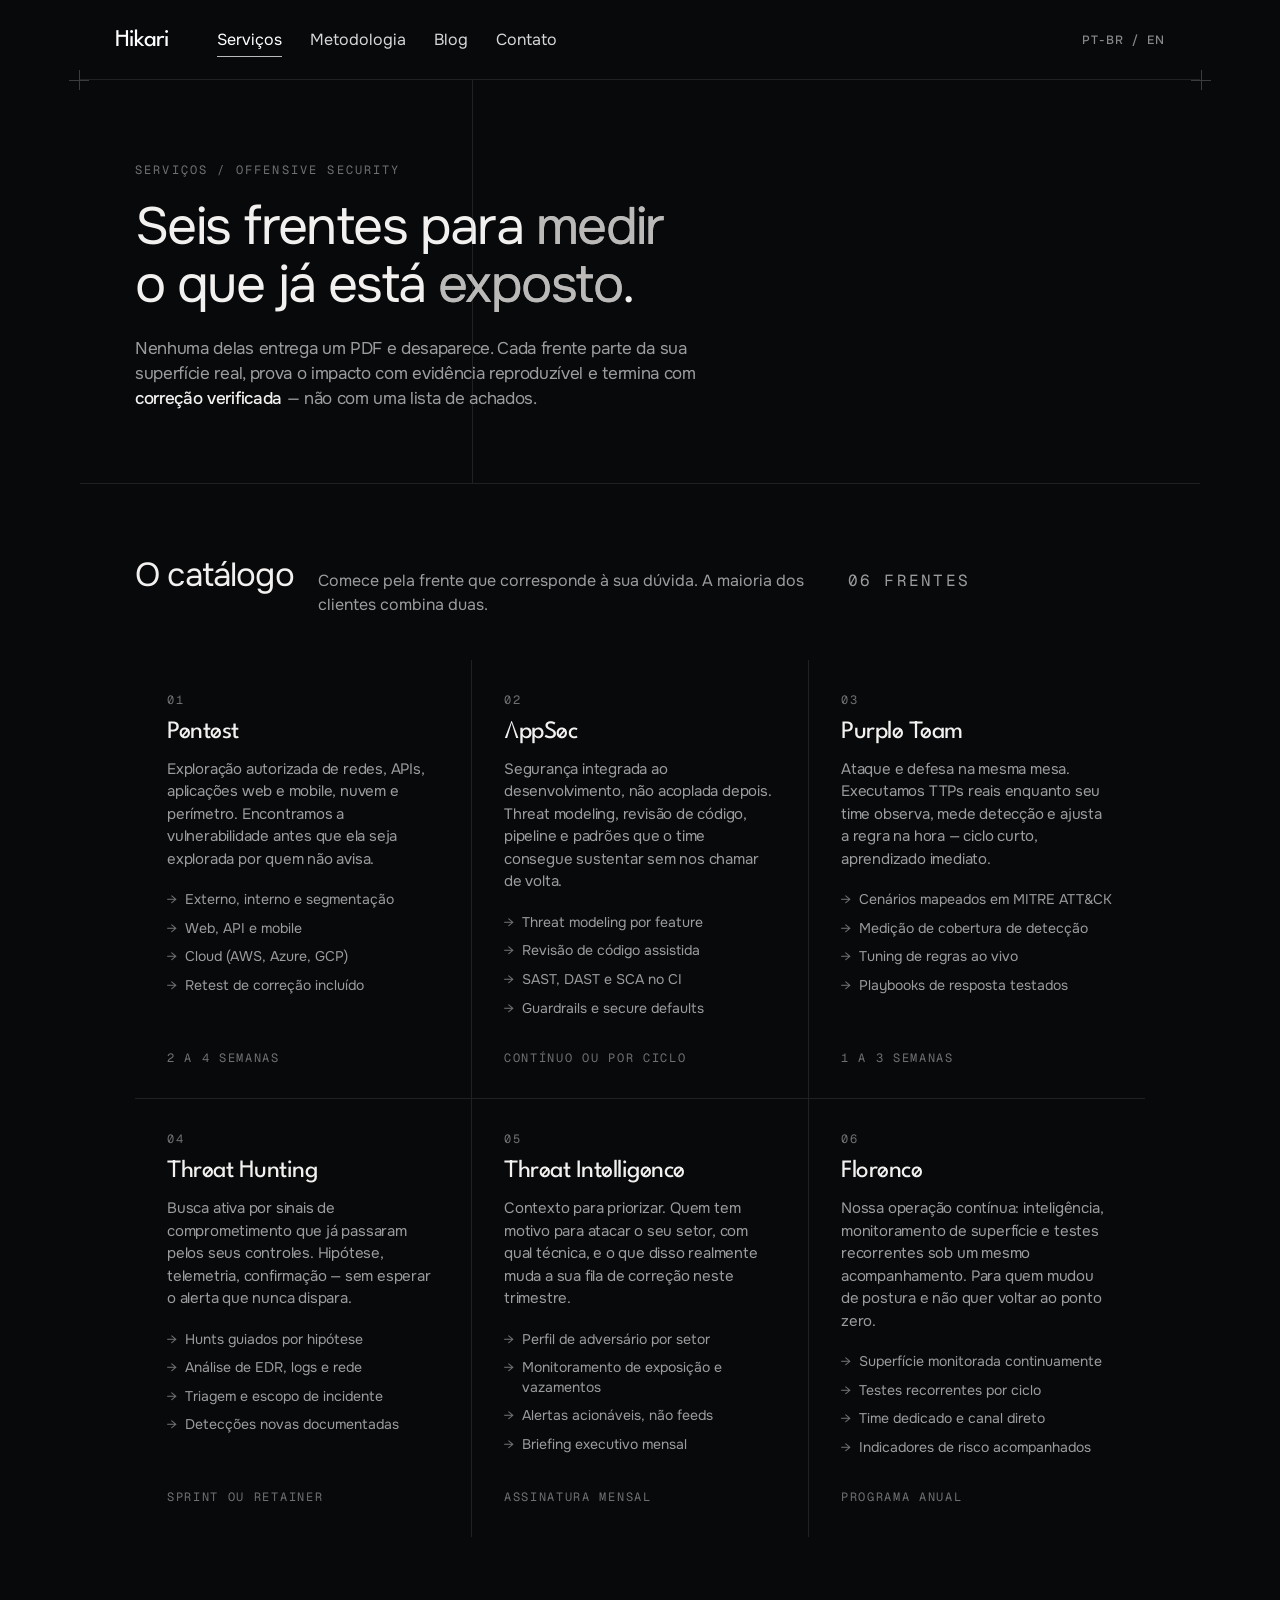
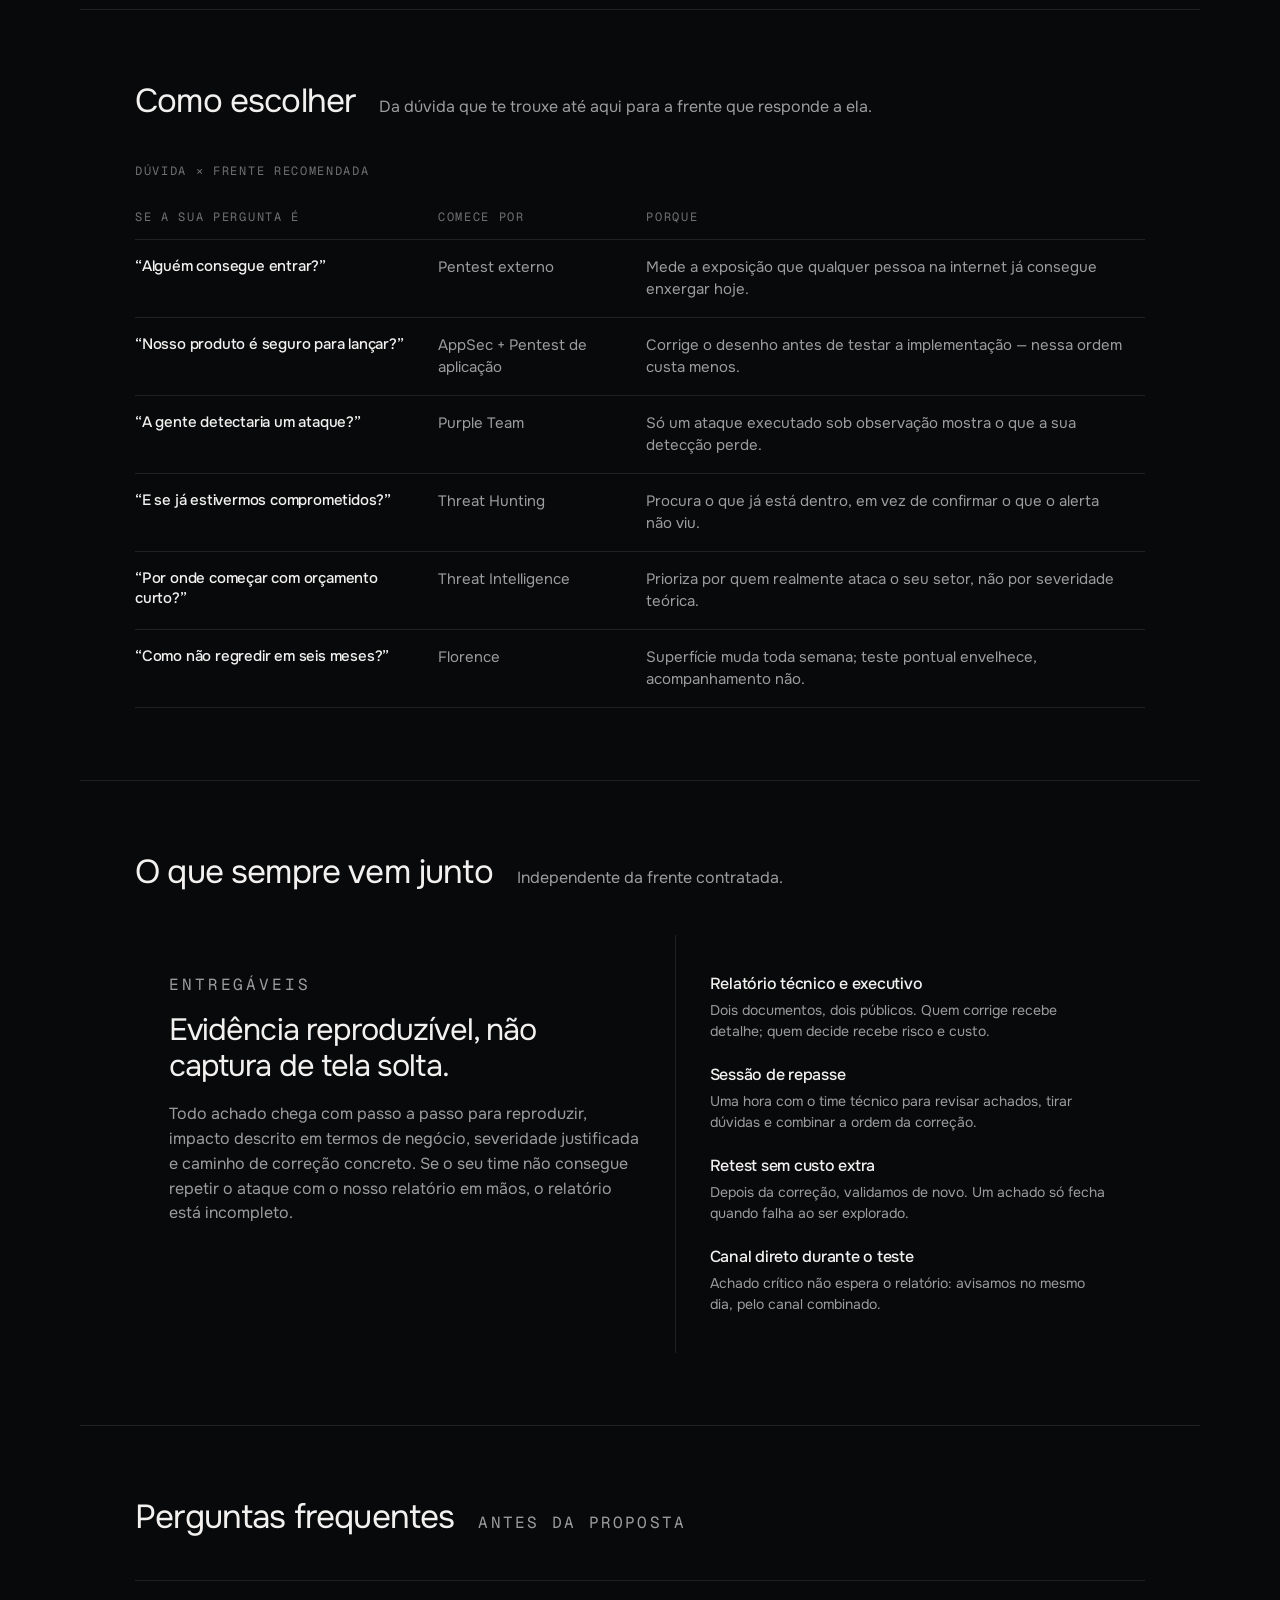
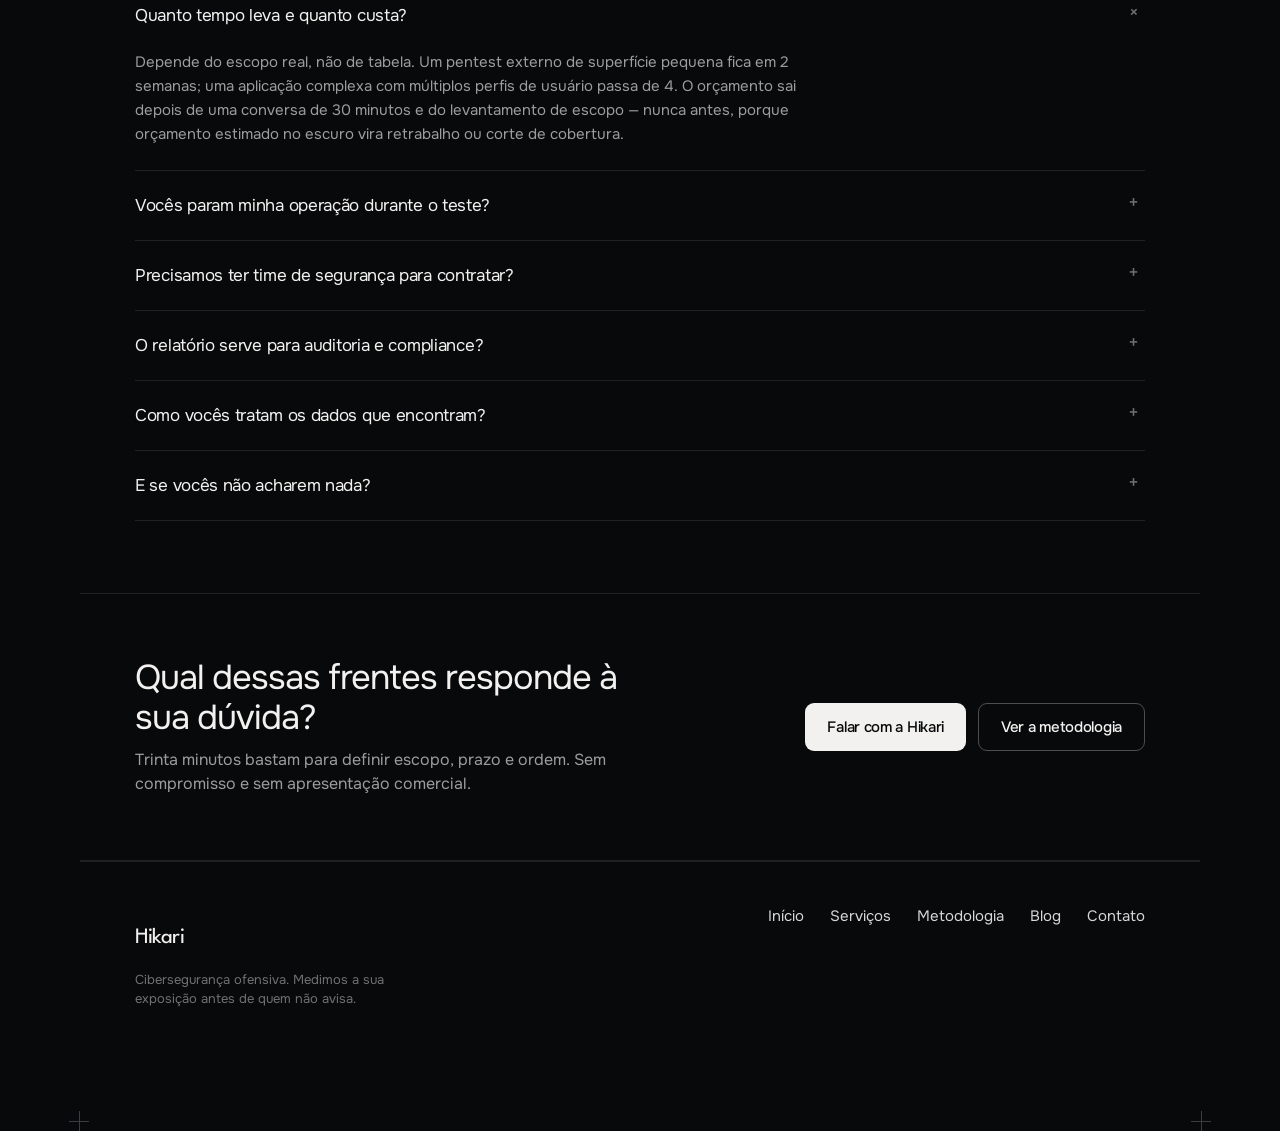
<file: servicos.html>
<!doctype html>
<html lang="pt-BR">
<head>
<meta charset="utf-8">
<meta name="viewport" content="width=device-width,initial-scale=1">
<title>Serviços · Hikari — Pentest, AppSec e operações ofensivas</title>
<meta name="description" content="Pentest, AppSec, Purple Team, Threat Hunting, Threat Intelligence e Florence: as seis frentes com que a Hikari mede e reduz a sua superfície de ataque.">
<link rel="stylesheet" href="./hikari-site.css">
</head>
<body>
<a class="skip" href="#conteudo">Pular para o conteúdo</a>

<main class="shell">
  <header class="nav" aria-label="Navegação principal">
    <a class="brand" href="./index.html">Hikari</a>
    <button class="navtoggle" type="button" aria-expanded="false" aria-controls="navlinks">Menu</button>
    <nav class="navlinks" id="navlinks" aria-label="Seções do site">
      <a href="./servicos.html" aria-current="page">Serviços</a>
      <a href="./metodologia.html">Metodologia</a>
      <a href="./blog.html">Blog</a>
      <a href="./contato.html">Contato</a>
    </nav>
    <div class="locale" aria-label="Idioma"><span aria-current="page">PT-BR</span><span aria-hidden="true">/</span><span lang="en">EN</span></div>
  </header>
  <i class="cross x1"></i><i class="cross x2"></i><i class="cross x3"></i><i class="cross x4"></i>

  <section class="pagehead" id="conteudo">
    <p class="eyebrow">Serviços / offensive security</p>
    <h1>Seis frentes para <span class="glitch-word" data-text="medir">medir</span> o que já está <span class="nb"><span class="glitch-word" data-text="exposto">exposto</span>.</span></h1>
    <p class="lead">Nenhuma delas entrega um PDF e desaparece. Cada frente parte da sua superfície real, prova o impacto com evidência reproduzível e termina com <strong>correção verificada</strong> — não com uma lista de achados.</p>
  </section>

  <section class="section">
    <div class="section-head">
      <h2>O catálogo</h2>
      <p>Comece pela frente que corresponde à sua dúvida. A maioria dos clientes combina duas.</p>
      <p class="section-note">06 frentes</p>
    </div>

    <div class="grid grid-3">
      <article class="card">
        <p class="idx">01</p>
        <h3>Pentest</h3>
        <p>Exploração autorizada de redes, APIs, aplicações web e mobile, nuvem e perímetro. Encontramos a vulnerabilidade antes que ela seja explorada por quem não avisa.</p>
        <ul>
          <li>Externo, interno e segmentação</li>
          <li>Web, API e mobile</li>
          <li>Cloud (AWS, Azure, GCP)</li>
          <li>Retest de correção incluído</li>
        </ul>
        <p class="tail">2 a 4 semanas</p>
      </article>

      <article class="card">
        <p class="idx">02</p>
        <h3>AppSec</h3>
        <p>Segurança integrada ao desenvolvimento, não acoplada depois. Threat modeling, revisão de código, pipeline e padrões que o time consegue sustentar sem nos chamar de volta.</p>
        <ul>
          <li>Threat modeling por feature</li>
          <li>Revisão de código assistida</li>
          <li>SAST, DAST e SCA no CI</li>
          <li>Guardrails e secure defaults</li>
        </ul>
        <p class="tail">Contínuo ou por ciclo</p>
      </article>

      <article class="card">
        <p class="idx">03</p>
        <h3>Purple Team</h3>
        <p>Ataque e defesa na mesma mesa. Executamos TTPs reais enquanto seu time observa, mede detecção e ajusta a regra na hora — ciclo curto, aprendizado imediato.</p>
        <ul>
          <li>Cenários mapeados em MITRE ATT&amp;CK</li>
          <li>Medição de cobertura de detecção</li>
          <li>Tuning de regras ao vivo</li>
          <li>Playbooks de resposta testados</li>
        </ul>
        <p class="tail">1 a 3 semanas</p>
      </article>

      <article class="card">
        <p class="idx">04</p>
        <h3>Threat Hunting</h3>
        <p>Busca ativa por sinais de comprometimento que já passaram pelos seus controles. Hipótese, telemetria, confirmação — sem esperar o alerta que nunca dispara.</p>
        <ul>
          <li>Hunts guiados por hipótese</li>
          <li>Análise de EDR, logs e rede</li>
          <li>Triagem e escopo de incidente</li>
          <li>Detecções novas documentadas</li>
        </ul>
        <p class="tail">Sprint ou retainer</p>
      </article>

      <article class="card">
        <p class="idx">05</p>
        <h3>Threat Intelligence</h3>
        <p>Contexto para priorizar. Quem tem motivo para atacar o seu setor, com qual técnica, e o que disso realmente muda a sua fila de correção neste trimestre.</p>
        <ul>
          <li>Perfil de adversário por setor</li>
          <li>Monitoramento de exposição e vazamentos</li>
          <li>Alertas acionáveis, não feeds</li>
          <li>Briefing executivo mensal</li>
        </ul>
        <p class="tail">Assinatura mensal</p>
      </article>

      <article class="card">
        <p class="idx">06</p>
        <h3>Florence</h3>
        <p>Nossa operação contínua: inteligência, monitoramento de superfície e testes recorrentes sob um mesmo acompanhamento. Para quem mudou de postura e não quer voltar ao ponto zero.</p>
        <ul>
          <li>Superfície monitorada continuamente</li>
          <li>Testes recorrentes por ciclo</li>
          <li>Time dedicado e canal direto</li>
          <li>Indicadores de risco acompanhados</li>
        </ul>
        <p class="tail">Programa anual</p>
      </article>
    </div>
  </section>

  <section class="section">
    <div class="section-head">
      <h2>Como escolher</h2>
      <p>Da dúvida que te trouxe até aqui para a frente que responde a ela.</p>
    </div>

    <table class="spec">
      <caption>Dúvida × frente recomendada</caption>
      <thead>
        <tr><th scope="col">Se a sua pergunta é</th><th scope="col">Comece por</th><th scope="col">Porque</th></tr>
      </thead>
      <tbody>
        <tr>
          <th scope="row">“Alguém consegue entrar?”</th>
          <td>Pentest externo</td>
          <td>Mede a exposição que qualquer pessoa na internet já consegue enxergar hoje.</td>
        </tr>
        <tr>
          <th scope="row">“Nosso produto é seguro para lançar?”</th>
          <td>AppSec + Pentest de aplicação</td>
          <td>Corrige o desenho antes de testar a implementação — nessa ordem custa menos.</td>
        </tr>
        <tr>
          <th scope="row">“A gente detectaria um ataque?”</th>
          <td>Purple Team</td>
          <td>Só um ataque executado sob observação mostra o que a sua detecção perde.</td>
        </tr>
        <tr>
          <th scope="row">“E se já estivermos comprometidos?”</th>
          <td>Threat Hunting</td>
          <td>Procura o que já está dentro, em vez de confirmar o que o alerta não viu.</td>
        </tr>
        <tr>
          <th scope="row">“Por onde começar com orçamento curto?”</th>
          <td>Threat Intelligence</td>
          <td>Prioriza por quem realmente ataca o seu setor, não por severidade teórica.</td>
        </tr>
        <tr>
          <th scope="row">“Como não regredir em seis meses?”</th>
          <td>Florence</td>
          <td>Superfície muda toda semana; teste pontual envelhece, acompanhamento não.</td>
        </tr>
      </tbody>
    </table>
  </section>

  <section class="section">
    <div class="section-head">
      <h2>O que sempre vem junto</h2>
      <p>Independente da frente contratada.</p>
    </div>

    <div class="feature">
      <div>
        <p class="eyebrow">Entregáveis</p>
        <h3>Evidência reproduzível, não captura de tela solta.</h3>
        <p>Todo achado chega com passo a passo para reproduzir, impacto descrito em termos de negócio, severidade justificada e caminho de correção concreto. Se o seu time não consegue repetir o ataque com o nosso relatório em mãos, o relatório está incompleto.</p>
      </div>
      <div class="stack">
        <div>
          <h4>Relatório técnico e executivo</h4>
          <p>Dois documentos, dois públicos. Quem corrige recebe detalhe; quem decide recebe risco e custo.</p>
        </div>
        <div>
          <h4>Sessão de repasse</h4>
          <p>Uma hora com o time técnico para revisar achados, tirar dúvidas e combinar a ordem da correção.</p>
        </div>
        <div>
          <h4>Retest sem custo extra</h4>
          <p>Depois da correção, validamos de novo. Um achado só fecha quando falha ao ser explorado.</p>
        </div>
        <div>
          <h4>Canal direto durante o teste</h4>
          <p>Achado crítico não espera o relatório: avisamos no mesmo dia, pelo canal combinado.</p>
        </div>
      </div>
    </div>
  </section>

  <section class="section">
    <div class="section-head">
      <h2>Perguntas frequentes</h2>
      <p class="section-note">Antes da proposta</p>
    </div>

    <div class="faq">
      <details open>
        <summary>Quanto tempo leva e quanto custa?</summary>
        <p>Depende do escopo real, não de tabela. Um pentest externo de superfície pequena fica em 2 semanas; uma aplicação complexa com múltiplos perfis de usuário passa de 4. O orçamento sai depois de uma conversa de 30 minutos e do levantamento de escopo — nunca antes, porque orçamento estimado no escuro vira retrabalho ou corte de cobertura.</p>
      </details>
      <details>
        <summary>Vocês param minha operação durante o teste?</summary>
        <p>Não. O escopo, a janela e os limites de intensidade são acordados por escrito antes de qualquer pacote sair. Testes destrutivos ou de indisponibilidade só acontecem com pedido explícito e em ambiente combinado. Há um canal de interrupção imediata disponível durante toda a execução.</p>
      </details>
      <details>
        <summary>Precisamos ter time de segurança para contratar?</summary>
        <p>Não para Pentest, Threat Intelligence ou Florence — nesses casos trabalhamos com quem já cuida de TI ou do produto. Purple Team e Threat Hunting pedem alguém do seu lado que opere a detecção, porque o valor da entrega está justamente no ajuste feito junto com essa pessoa.</p>
      </details>
      <details>
        <summary>O relatório serve para auditoria e compliance?</summary>
        <p>Serve como evidência de teste de intrusão para ISO 27001, SOC 2, PCI-DSS e exigências de LGPD sobre avaliação de risco. Emitimos também a carta de atestado com escopo, período e metodologia, que é o documento que auditoria normalmente pede.</p>
      </details>
      <details>
        <summary>Como vocês tratam os dados que encontram?</summary>
        <p>Dado sensível encontrado durante o teste é registrado por referência, nunca copiado por inteiro para o relatório. Todo material fica em ambiente cifrado, com acesso restrito à equipe do projeto, e é destruído no prazo definido em contrato — por padrão, 90 dias após o aceite final.</p>
      </details>
      <details>
        <summary>E se vocês não acharem nada?</summary>
        <p>Acontece, e é um resultado legítimo. Nesse caso o relatório documenta o que foi tentado, com que profundidade e quais controles resistiram — isso é a evidência que você precisa mostrar. O que não fazemos é inflar severidade para justificar a fatura.</p>
      </details>
    </div>
  </section>

  <section class="cta">
    <div>
      <h2>Qual dessas frentes responde à sua dúvida?</h2>
      <p>Trinta minutos bastam para definir escopo, prazo e ordem. Sem compromisso e sem apresentação comercial.</p>
    </div>
    <div class="actions">
      <a class="btn" href="./contato.html"><span class="roll"><span>Falar com a Hikari</span><span aria-hidden="true">Vamos →</span></span></a>
      <a class="btn btn-ghost" href="./metodologia.html">Ver a metodologia</a>
    </div>
  </section>

  <footer class="foot">
    <div>
      <p class="mark">Hikari</p>
      <p>Cibersegurança ofensiva. Medimos a sua exposição antes de quem não avisa.</p>
    </div>
    <nav class="footlinks" aria-label="Rodapé">
      <a href="./index.html">Início</a>
      <a href="./servicos.html">Serviços</a>
      <a href="./metodologia.html">Metodologia</a>
      <a href="./blog.html">Blog</a>
      <a href="./contato.html">Contato</a>
    </nav>
    <p class="version"></p>
  </footer>
</main>

<div class="toast" id="toast" role="status" aria-live="polite"></div>
<script src="./hikari-site.js" defer></script>
<script src="./transition.js" defer></script>
</body>
</html>
</file>
<file: hikari-site.css>
/* Hikari — shared shell for the inner pages.
   Mirrors the tokens, rails and typography of index.html so the
   landing and the inner pages read as one surface. */

@font-face{font-family:HikaSans;src:url('./fonts/HikaSans-Regular.woff2') format('woff2');font-weight:400;font-style:normal;font-display:swap}
@font-face{font-family:HikaSans;src:url('./fonts/HikaSans-Bold.woff2') format('woff2');font-weight:700;font-style:normal;font-display:swap}
@font-face{font-family:Onest;src:url('./fonts/Onest-Variable.ttf') format('truetype');font-weight:100 900;font-style:normal;font-display:swap}
@font-face{font-family:Mono;src:url('./Geist-Mono-wght-400.woff2') format('woff2');font-display:swap}

:root{
  --bg:#08090b;
  --surface:#0e1013;
  --surface-soft:rgba(255,255,255,.02);
  --text:#f2f1ef;
  --muted:rgba(255,255,255,.6);
  --faint:rgba(255,255,255,.42);
  --rule:rgba(144,144,144,.18);
  --rule-strong:rgba(255,255,255,.28);
  --shell-pad:55px;
  --ease:cubic-bezier(.22,.61,.36,1);
}

*{box-sizing:border-box}
html{background:var(--bg);color:var(--text);font-family:Onest,Arial,sans-serif;-webkit-font-smoothing:antialiased}
body{margin:0;min-width:320px;background:var(--bg)}
button,input,select,textarea{font:inherit}
button{cursor:pointer}
img{max-width:100%;display:block}
a{color:inherit}
::selection{background:#f2f1ef;color:#08090b}
:focus-visible{outline:1px solid #f2f1ef;outline-offset:4px}

textarea,select{scrollbar-width:thin;scrollbar-color:#8f9092 #111316}
*::-webkit-scrollbar{width:8px;height:8px}
*::-webkit-scrollbar-track{background:#111316}
*::-webkit-scrollbar-thumb{background:#737477;border:2px solid #111316;border-radius:4px}
*::-webkit-scrollbar-thumb:hover{background:#f2f1ef}

.skip{position:absolute;left:-9999px;top:0;z-index:50;background:#f2f1ef;color:#08090b;padding:10px 16px;border-radius:0 0 8px 0}
.skip:focus{left:0}

/* ───────── Shell and rails ───────── */

.shell{width:calc(100% - 160px);max-width:1920px;margin:auto;position:relative}
.cross{position:absolute;width:20px;height:20px;z-index:3;pointer-events:none}
.cross:before,.cross:after{content:"";position:absolute;background:#3a3c40}
.cross:before{width:20px;height:1px;top:10px}
.cross:after{height:20px;width:1px;left:10px}
.x1{left:-11px;top:70px}
.x2{right:-11px;top:70px}
.x3{left:-11px;bottom:-10px}
.x4{right:-11px;bottom:-10px}

/* ───────── Navigation ───────── */

.nav{height:80px;display:flex;align-items:center;gap:48px;padding:0 35px;border-bottom:1px solid var(--rule)}
.brand{font-family:HikaSans,Arial,sans-serif;font-size:24px;letter-spacing:-.96px;color:#fff;text-decoration:none;font-weight:400}
.navlinks{display:flex;gap:28px;font-size:16px;color:#d7d7d7}
.navlinks a{color:inherit;text-decoration:none}
.navlinks a[aria-current="page"]{color:#fff}
.locale{margin-left:auto;display:flex;align-items:center;gap:8px;font:500 12px/1 Onest,Arial,sans-serif;letter-spacing:.08em;color:rgba(255,255,255,.52);text-transform:uppercase}
.locale a{color:#f2f1ef;text-decoration:none}

.navlinks a,.locale a,.brand,.footlinks a{position:relative;transition:color .24s ease,opacity .24s ease}
.navlinks a::after,.locale a::after,.brand::after,.footlinks a::after{content:"";position:absolute;left:0;right:0;bottom:-7px;height:1px;background:currentColor;transform:scaleX(0);transform-origin:left;transition:transform .28s var(--ease);opacity:.72}
.navlinks a:hover,.navlinks a:focus-visible,.locale a:hover,.brand:hover,.footlinks a:hover{color:#fff}
.navlinks a:hover::after,.navlinks a:focus-visible::after,.locale a:hover::after,.brand:hover::after,.footlinks a:hover::after,.navlinks a[aria-current="page"]::after{transform:scaleX(1)}

.navtoggle{display:none;margin-left:auto;background:transparent;border:1px solid var(--rule);border-radius:9px;color:#f2f1ef;padding:7px 12px;font:500 12px/1 Mono,monospace;letter-spacing:.1em;text-transform:uppercase}
.navtoggle[aria-expanded="true"]{background:#f2f1ef;color:#08090b;border-color:#f2f1ef}

/* ───────── Page head ───────── */

.pagehead{padding:84px var(--shell-pad) 72px;border-bottom:1px solid var(--rule);position:relative}
.pagehead:after{content:"";position:absolute;top:0;bottom:0;left:35%;width:1px;background:var(--rule);pointer-events:none}
.eyebrow{font:400 12px/1 Mono,monospace;letter-spacing:.18em;text-transform:uppercase;color:var(--faint);margin:0 0 22px}
.pagehead h1{font-family:Onest,Arial,sans-serif;font-weight:400;font-size:clamp(34px,4.1vw,58px);line-height:1.1;letter-spacing:-.03em;margin:0;max-width:16ch}
.pagehead .lead{font-size:17px;line-height:1.45;letter-spacing:-.32px;color:var(--muted);margin:24px 0 0;max-width:52ch}
.pagehead .lead strong{color:var(--text);font-weight:500}

/* ───────── Generic section scaffolding ───────── */

.section{padding:72px var(--shell-pad);border-bottom:1px solid var(--rule)}
.section:last-of-type{border-bottom:0}
.section-head{display:flex;align-items:baseline;gap:24px;flex-wrap:wrap;margin:0 0 44px}
.section-head h2{font-family:Onest,Arial,sans-serif;font-weight:400;font-size:clamp(26px,2.6vw,36px);line-height:1.15;letter-spacing:-.025em;margin:0}
.section-head p{color:var(--muted);font-size:16px;line-height:1.45;margin:0;max-width:46ch}
.section-note{color:var(--faint);font:400 12px/1 Mono,monospace;letter-spacing:.14em;text-transform:uppercase;margin-left:auto}

.grid{display:grid;gap:1px;background:var(--rule)}
.grid-2{grid-template-columns:repeat(2,minmax(0,1fr))}
.grid-3{grid-template-columns:repeat(3,minmax(0,1fr))}
.grid>*{background:var(--bg)}

/* ───────── Cards ───────── */

.card{padding:34px 32px;display:flex;flex-direction:column;gap:14px;transition:background-color .3s ease}
.card:hover{background:rgba(255,255,255,.025)}
.card .idx{font:400 12px/1 Mono,monospace;letter-spacing:.16em;color:var(--faint)}
.card h3{font-family:HikaSans,Arial,sans-serif;font-weight:400;font-size:25px;letter-spacing:-.5px;margin:0}
.card p{color:var(--muted);font-size:15px;line-height:1.5;letter-spacing:-.2px;margin:0}
.card ul{margin:6px 0 0;padding:0;list-style:none;display:grid;gap:9px}
.card li{color:var(--muted);font-size:14px;line-height:1.4;padding-left:18px;position:relative}
.card li:before{content:"→";position:absolute;left:0;color:var(--faint)}
.card .tail{margin-top:auto;padding-top:20px;font:400 12px/1 Mono,monospace;letter-spacing:.14em;text-transform:uppercase;color:var(--faint)}

/* ───────── Numbered steps (metodologia) ───────── */

.steps{list-style:none;margin:0;padding:0;counter-reset:step;border-top:1px solid var(--rule)}
.steps li{counter-increment:step;display:grid;grid-template-columns:110px minmax(0,1fr) minmax(0,1.1fr);gap:32px;padding:32px 0;border-bottom:1px solid var(--rule);align-items:start}
.steps li:before{content:"0" counter(step);font-family:HikaSans,Arial,sans-serif;font-size:34px;line-height:1;letter-spacing:-.68px;color:rgba(255,255,255,.22)}
.steps h3{font-family:Onest,Arial,sans-serif;font-weight:500;font-size:21px;letter-spacing:-.4px;margin:0 0 10px}
.steps .meta{font:400 12px/1 Mono,monospace;letter-spacing:.14em;text-transform:uppercase;color:var(--faint)}
.steps p{color:var(--muted);font-size:15px;line-height:1.55;margin:0}
.steps .deliver{margin:0;padding:0;list-style:none;display:grid;gap:8px}
.steps .deliver li{display:block;padding:0 0 0 18px;border:0;position:relative;color:var(--muted);font-size:14px;line-height:1.45}
.steps .deliver li:before{content:"·";position:absolute;left:4px;font-family:inherit;font-size:inherit;color:var(--faint)}

/* ───────── Spec table ───────── */

.spec{width:100%;border-collapse:collapse;font-size:15px}
.spec caption{text-align:left;color:var(--faint);font:400 12px/1 Mono,monospace;letter-spacing:.14em;text-transform:uppercase;padding-bottom:18px}
.spec th,.spec td{text-align:left;padding:16px 20px 16px 0;border-bottom:1px solid var(--rule);vertical-align:top}
.spec thead th{font:400 12px/1 Mono,monospace;letter-spacing:.14em;text-transform:uppercase;color:var(--faint);font-weight:400}
.spec tbody th{font-weight:500;letter-spacing:-.2px;width:30%}
.spec td{color:var(--muted);line-height:1.5}

/* ───────── FAQ ───────── */

.faq{border-top:1px solid var(--rule)}
.faq details{border-bottom:1px solid var(--rule)}
.faq summary{cursor:pointer;list-style:none;padding:24px 40px 24px 0;position:relative;font-size:17px;letter-spacing:-.3px;transition:color .24s ease}
.faq summary::-webkit-details-marker{display:none}
.faq summary:hover{color:#fff}
.faq summary:after{content:"+";position:absolute;right:6px;top:22px;color:var(--faint);font-size:20px;line-height:1;transition:transform .28s var(--ease)}
.faq details[open] summary:after{transform:rotate(45deg)}
.faq p{color:var(--muted);font-size:15px;line-height:1.6;margin:0 0 24px;max-width:70ch}

/* ───────── Blog ───────── */

.postlist{list-style:none;margin:0;padding:0;border-top:1px solid var(--rule)}
.postlist li{border-bottom:1px solid var(--rule)}
.postlist a{display:grid;grid-template-columns:128px minmax(0,1fr) 140px;gap:32px;align-items:baseline;padding:28px 0;text-decoration:none;transition:background-color .3s ease,padding-left .3s var(--ease)}
.postlist a:hover{background:rgba(255,255,255,.025);padding-left:14px}
.postlist time,.postlist .tag{font:400 12px/1.4 Mono,monospace;letter-spacing:.12em;text-transform:uppercase;color:var(--faint)}
.postlist .tag{text-align:right}
.postlist h3{font-family:Onest,Arial,sans-serif;font-weight:400;font-size:21px;line-height:1.3;letter-spacing:-.4px;margin:0 0 8px}
.postlist p{color:var(--muted);font-size:14px;line-height:1.5;margin:0;max-width:62ch}

.feature{display:grid;grid-template-columns:minmax(0,1.15fr) minmax(0,1fr);gap:1px;background:var(--rule)}
.feature>*{background:var(--bg);padding:38px 34px}
.feature h3{font-family:Onest,Arial,sans-serif;font-weight:400;font-size:clamp(24px,2.4vw,34px);line-height:1.18;letter-spacing:-.03em;margin:14px 0 18px}
.feature p{color:var(--muted);font-size:16px;line-height:1.55;margin:0}
.feature .stack{display:grid;align-content:start;gap:22px}
.feature .stack h4{font-weight:500;font-size:16px;letter-spacing:-.25px;margin:0 0 6px}
.feature .stack p{font-size:14px;line-height:1.5}

/* ───────── Contact form ───────── */

.contact{display:grid;grid-template-columns:minmax(0,1fr) minmax(0,.85fr);gap:1px;background:var(--rule)}
.contact>*{background:var(--bg);padding:40px 36px}
.form{display:grid;gap:16px}
.field{display:grid;gap:7px;min-width:0}
.field label{font:400 12px/1 Mono,monospace;letter-spacing:.14em;text-transform:uppercase;color:var(--faint)}
.field input,.field select,.field textarea{min-width:0;width:100%;border:1px solid rgba(255,255,255,.1);border-radius:7px;background:var(--surface-soft);color:var(--text);padding:12px 13px;font-size:14px;outline:none;transition:border-color .24s ease,box-shadow .24s ease,background-color .24s ease}
.field textarea{min-height:124px;resize:vertical;line-height:1.5}
.field input::placeholder,.field textarea::placeholder{color:var(--faint)}
.field input:hover,.field select:hover,.field textarea:hover{border-color:rgba(255,255,255,.2)}
.field input:focus-visible,.field select:focus-visible,.field textarea:focus-visible{border-color:rgba(255,255,255,.72);box-shadow:0 0 0 2px rgba(255,255,255,.12);outline:none}
.field .hint{font-size:12px;line-height:1.4;color:var(--faint)}
.field-row{display:grid;grid-template-columns:repeat(2,minmax(0,1fr));gap:16px}
.phone-field{display:grid;grid-template-columns:112px minmax(0,1fr);gap:8px;min-width:0}
.phone-field select{appearance:none;-webkit-appearance:none;padding-right:30px;cursor:pointer;background-image:linear-gradient(45deg,transparent 50%,rgba(255,255,255,.72) 50%),linear-gradient(135deg,rgba(255,255,255,.72) 50%,transparent 50%);background-position:calc(100% - 15px) 50%,calc(100% - 10px) 50%;background-size:5px 5px,5px 5px;background-repeat:no-repeat}
.consent{display:grid;grid-template-columns:18px minmax(0,1fr);gap:11px;align-items:start;font-size:13px;line-height:1.45;color:var(--muted)}
.consent input{width:17px;height:17px;margin:1px 0 0;accent-color:#f2f1ef}
.form-error{color:#e8c9c9;font-size:13px;line-height:1.45;margin:0;min-height:1px}

.btn{display:inline-flex;align-items:center;justify-content:center;gap:9px;background:#f2f1ef;color:#08090b;border:0;border-radius:9px;padding:13px 22px;font-size:15px;font-weight:500;letter-spacing:-.3px;text-decoration:none;transition:transform .24s ease,opacity .24s ease}
.btn:hover{transform:translateY(-1px);opacity:.9}
.btn[disabled]{opacity:.55;cursor:progress;transform:none}
.btn-ghost{background:transparent;color:#f2f1ef;border:1px solid var(--rule-strong)}
.btn-ghost:hover{background:#f2f1ef;color:#08090b;border-color:#f2f1ef}
.roll{display:grid;line-height:1.2;min-height:1.2em;place-items:center;overflow:hidden}
.roll>span{grid-area:1/1;transition:transform .24s ease,opacity .24s ease}
.roll>span+span{transform:translateY(120%);opacity:0}
.btn:hover .roll>span:first-child,.btn:focus-visible .roll>span:first-child{transform:translateY(-120%);opacity:0}
.btn:hover .roll>span+span,.btn:focus-visible .roll>span+span{transform:translateY(0);opacity:1}

.aside-list{list-style:none;margin:0;padding:0;display:grid;gap:26px}
.aside-list dt,.aside-list h3{font:400 12px/1 Mono,monospace;letter-spacing:.14em;text-transform:uppercase;color:var(--faint);margin:0 0 8px;font-weight:400}
.aside-list p,.aside-list dd{color:var(--muted);font-size:15px;line-height:1.5;margin:0}
.aside-list a{color:var(--text);text-decoration:none;border-bottom:1px solid var(--rule-strong);padding-bottom:1px}
.aside-list a:hover{border-color:#f2f1ef}

/* ───────── CTA band ───────── */

.cta{padding:64px var(--shell-pad);border-bottom:1px solid var(--rule);display:flex;align-items:center;gap:40px;flex-wrap:wrap}
.cta h2{font-family:Onest,Arial,sans-serif;font-weight:400;font-size:clamp(24px,2.7vw,36px);line-height:1.15;letter-spacing:-.03em;margin:0;max-width:22ch}
.cta p{color:var(--muted);font-size:16px;line-height:1.5;margin:10px 0 0;max-width:48ch}
.cta .actions{margin-left:auto;display:flex;gap:12px;flex-wrap:wrap}

/* ───────── Footer ───────── */

.foot{padding:44px var(--shell-pad);display:flex;align-items:flex-start;gap:48px;flex-wrap:wrap;border-top:1px solid var(--rule)}
.foot .mark{font-family:HikaSans,Arial,sans-serif;font-size:22px;letter-spacing:-.88px}
.foot .mark+p{color:var(--faint);font-size:13px;line-height:1.5;margin:10px 0 0;max-width:34ch}
.footlinks{display:flex;gap:26px;font-size:15px;color:#d7d7d7;margin-left:auto;flex-wrap:wrap}
.footlinks a{text-decoration:none}
.foot .version{font:400 12px/1 Mono,monospace;color:rgba(255,255,255,.35);letter-spacing:.06em;width:100%;margin-top:8px}

/* ───────── Glitch (shared with the landing) ───────── */

@keyframes hikari-glitch-top{0%,82%,100%{transform:translate(0);clip-path:inset(0 0 68% 0)}84%{transform:translate(-4px,-1px);clip-path:inset(0 0 42% 0)}88%{transform:translate(3px,1px);clip-path:inset(0 0 76% 0)}92%{transform:translate(-2px,0);clip-path:inset(0 0 55% 0)}}
@keyframes hikari-glitch-bottom{0%,78%,100%{transform:translate(0);clip-path:inset(72% 0 0 0)}80%{transform:translate(4px,1px);clip-path:inset(48% 0 0 0)}85%{transform:translate(-3px,-1px);clip-path:inset(82% 0 0 0)}90%{transform:translate(2px,0);clip-path:inset(61% 0 0 0)}}
.glitch-word{position:relative;display:inline-block;color:var(--text)}
.glitch-word:before,.glitch-word:after{content:attr(data-text);position:absolute;inset:0;pointer-events:none;opacity:.7}
.glitch-word:before{color:#d8d8d8;animation:hikari-glitch-top 3.8s steps(1,end) infinite}
.glitch-word:after{color:#737373;animation:hikari-glitch-bottom 2.9s steps(1,end) infinite}
.nb{white-space:nowrap}
.hika-e{font-family:Onest,Arial,sans-serif;font-weight:500;letter-spacing:-.03em}

.toast{position:fixed;right:20px;bottom:20px;background:#f4f4f2;color:#111;padding:13px 17px;border-radius:8px;font-size:14px;z-index:40;opacity:0;visibility:hidden;transform:translateY(8px);transition:opacity .28s ease,transform .28s ease,visibility .28s ease}
.toast.show{opacity:1;visibility:visible;transform:none}

/* ───────── Responsive ───────── */

@media(max-width:1100px){
  :root{--shell-pad:34px}
  .steps li{grid-template-columns:72px minmax(0,1fr);gap:20px 24px}
  .steps .deliver{grid-column:2}
  .postlist a{grid-template-columns:112px minmax(0,1fr)}
  .postlist .tag{grid-column:2;text-align:left}
}

@media(max-width:900px){
  :root{--shell-pad:20px}
  .shell{width:calc(100% - 40px)}
  .nav{height:52px;padding:0 14px;gap:16px;flex-wrap:wrap}
  .navtoggle{display:block}
  .navlinks{order:3;width:100%;display:none;flex-direction:column;gap:0;padding:4px 0 10px;border-top:1px solid var(--rule)}
  .nav.open{height:auto;padding-bottom:4px}
  .nav.open .navlinks{display:flex}
  .navlinks a{padding:13px 2px;font-size:16px}
  .navlinks a::after{display:none}
  .locale{order:2;margin-left:0}
  .brand{font-size:21px;letter-spacing:-.84px}
  .pagehead{padding:48px var(--shell-pad) 44px}
  .pagehead:after{display:none}
  .pagehead h1{max-width:none}
  .pagehead .lead{font-size:16px}
  .section{padding:48px var(--shell-pad)}
  .section-head{margin-bottom:30px;gap:14px}
  .section-note{margin-left:0}
  .grid-2,.grid-3{grid-template-columns:minmax(0,1fr)}
  .card{padding:26px 22px}
  .feature{grid-template-columns:minmax(0,1fr)}
  .feature>*{padding:28px 22px}
  .contact{grid-template-columns:minmax(0,1fr)}
  .contact>*{padding:28px 22px}
  .field-row{grid-template-columns:minmax(0,1fr)}
  .cta{padding:44px var(--shell-pad);gap:24px}
  .cta .actions{margin-left:0;width:100%}
  .cta .actions .btn{flex:1;min-width:150px}
  .foot{padding:32px var(--shell-pad);gap:26px}
  .footlinks{margin-left:0;gap:18px;font-size:14px}
  .x1,.x2{top:40px}
  .spec th,.spec td{padding:13px 14px 13px 0;font-size:14px}
  .spec tbody th{width:40%}
}

@media(max-width:580px){
  .shell{width:calc(100% - 32px)}
  .steps li{grid-template-columns:minmax(0,1fr);gap:12px;padding:26px 0}
  .steps li:before{font-size:26px}
  .steps .deliver{grid-column:auto}
  .postlist a{grid-template-columns:minmax(0,1fr);gap:10px;padding:22px 0}
  .postlist a:hover{padding-left:0}
  .postlist .tag{grid-column:auto}
  .spec{display:block}
  .spec thead{display:none}
  .spec tbody,.spec tr,.spec th,.spec td{display:block;width:auto}
  .spec tr{padding:16px 0;border-bottom:1px solid var(--rule)}
  .spec th,.spec td{border:0;padding:0 0 6px}
  .phone-field{grid-template-columns:104px minmax(0,1fr)}
  .toast{left:16px;right:16px;bottom:16px}
}

@media(prefers-reduced-motion:reduce){
  *,*:before,*:after{animation-duration:.001ms!important;animation-iteration-count:1!important;transition-duration:.001ms!important}
  .glitch-word:before,.glitch-word:after{animation:none;opacity:0}
  .postlist a:hover{padding-left:0}
}

/* The glitch reads heavier at headline sizes than it does on the landing's
   smaller type, so the ghosts are dialled back where the h1 uses it. */
.pagehead h1 .glitch-word:before,.pagehead h1 .glitch-word:after{opacity:.38}
</file>
